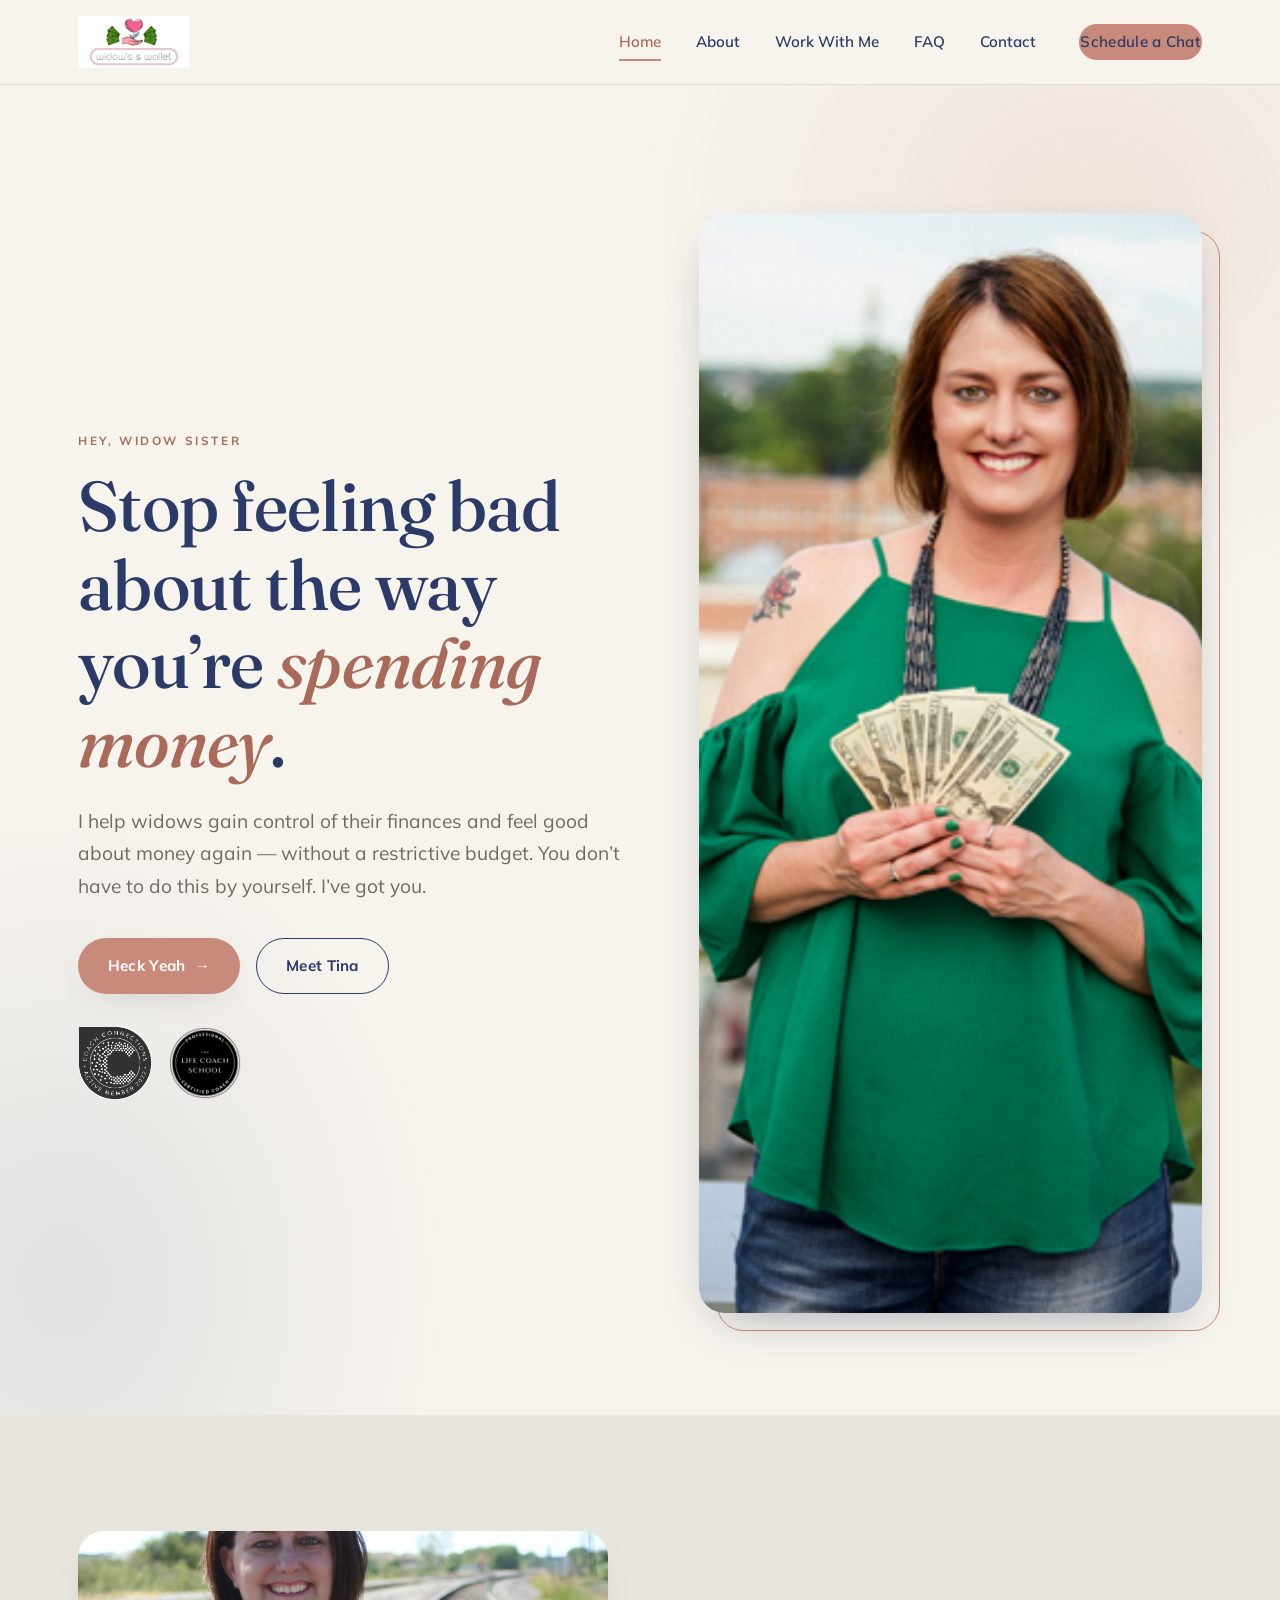
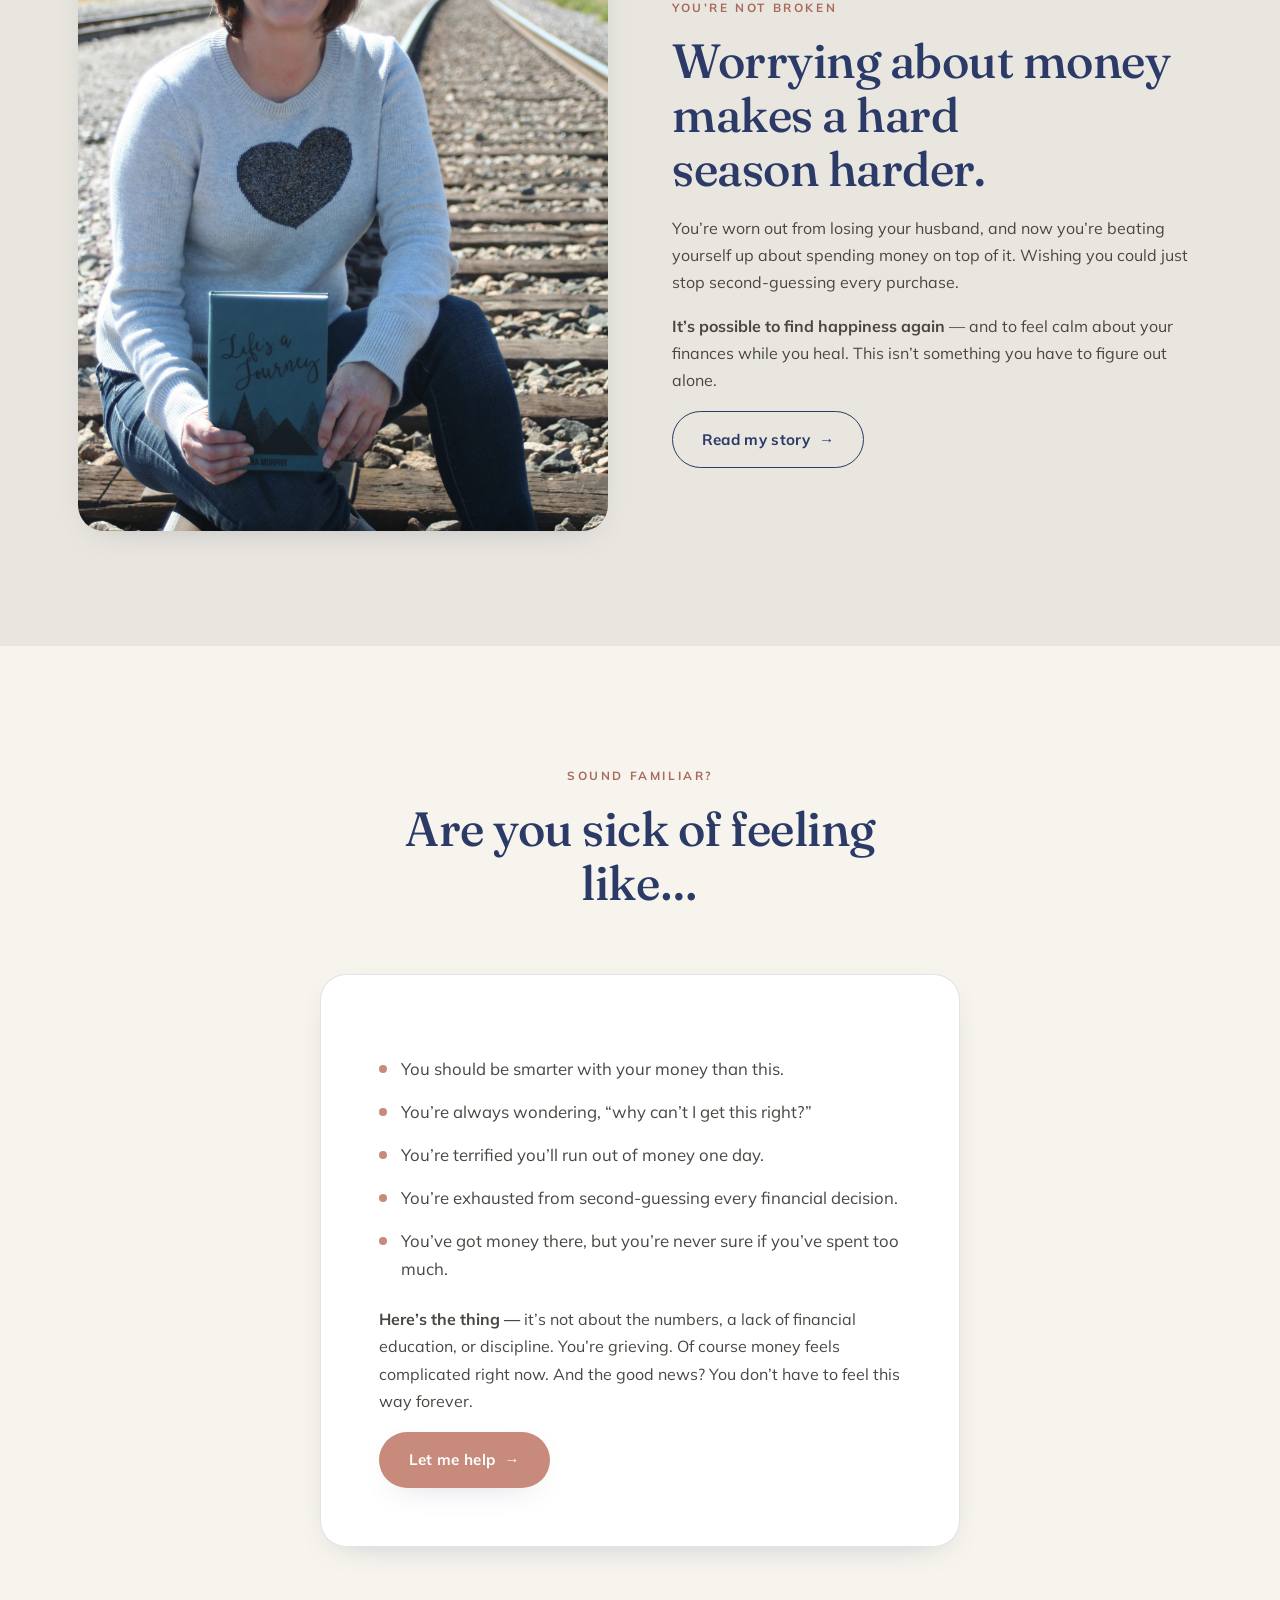
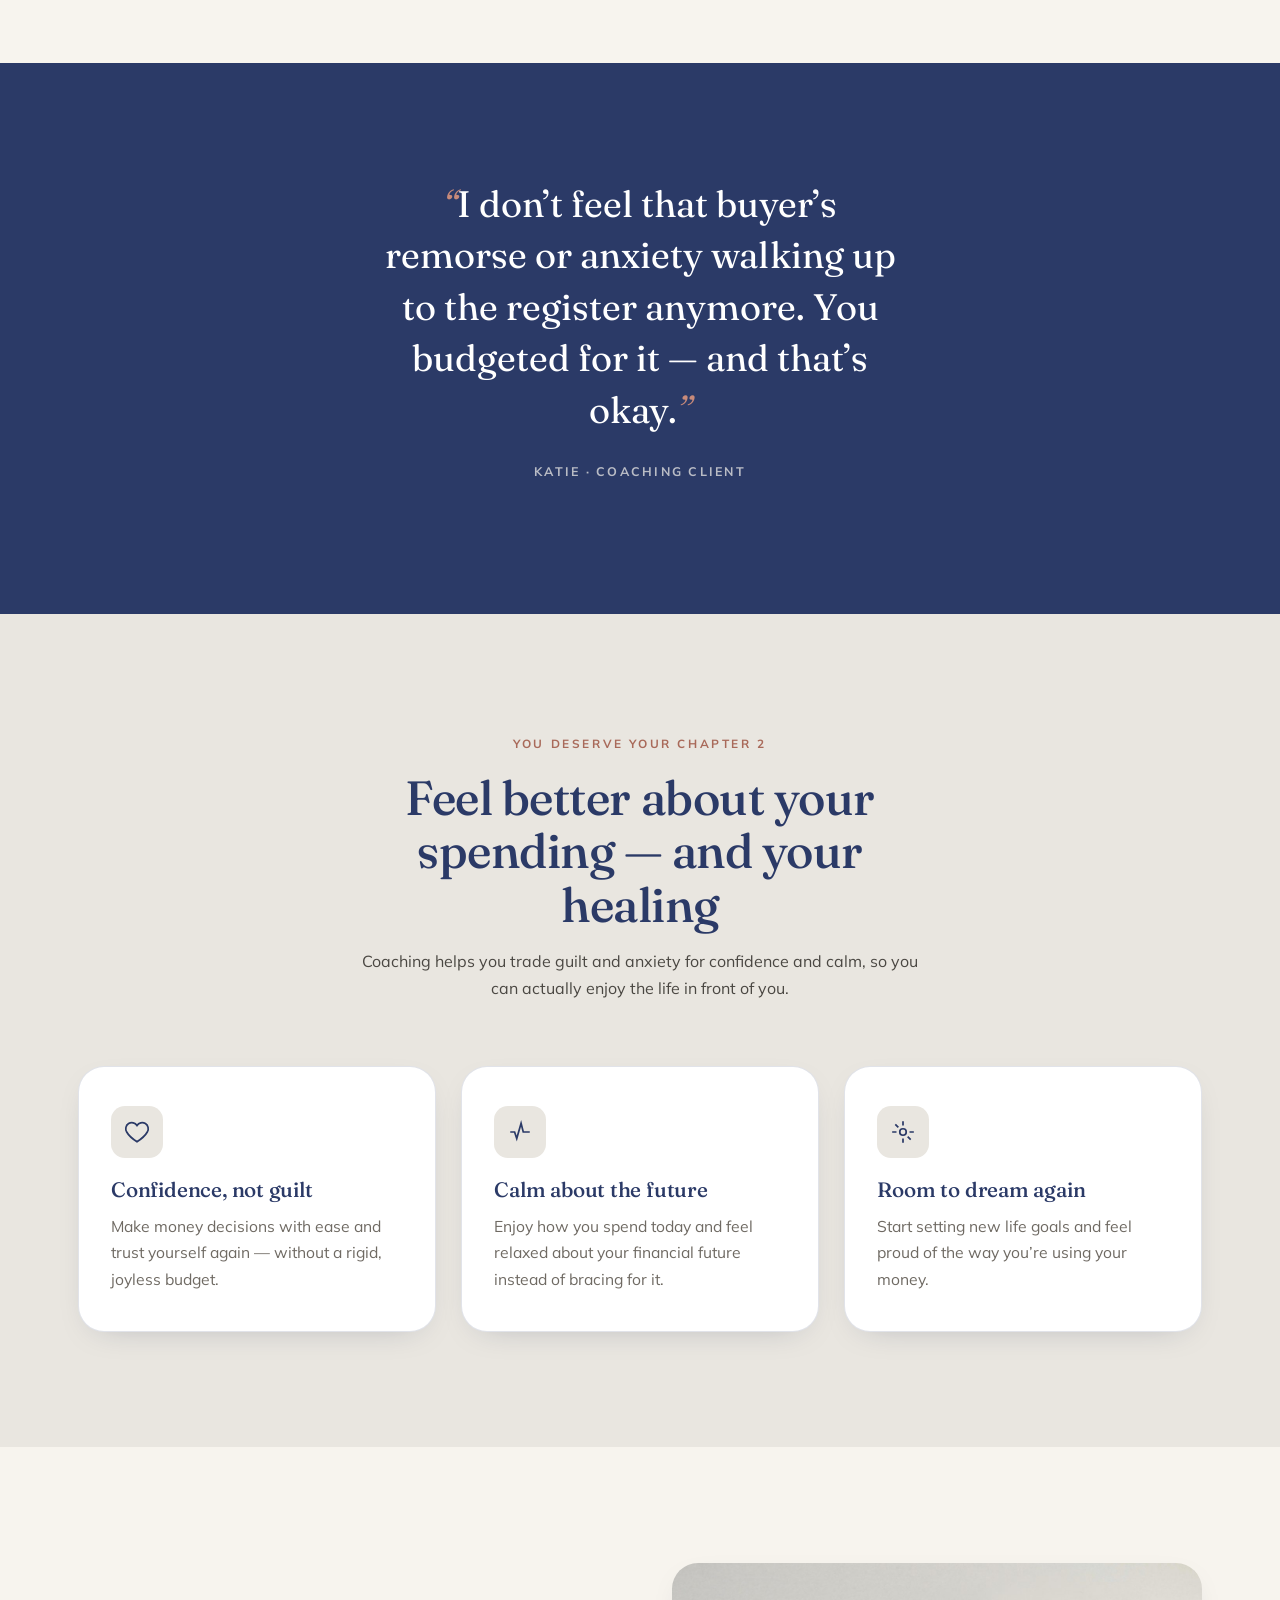
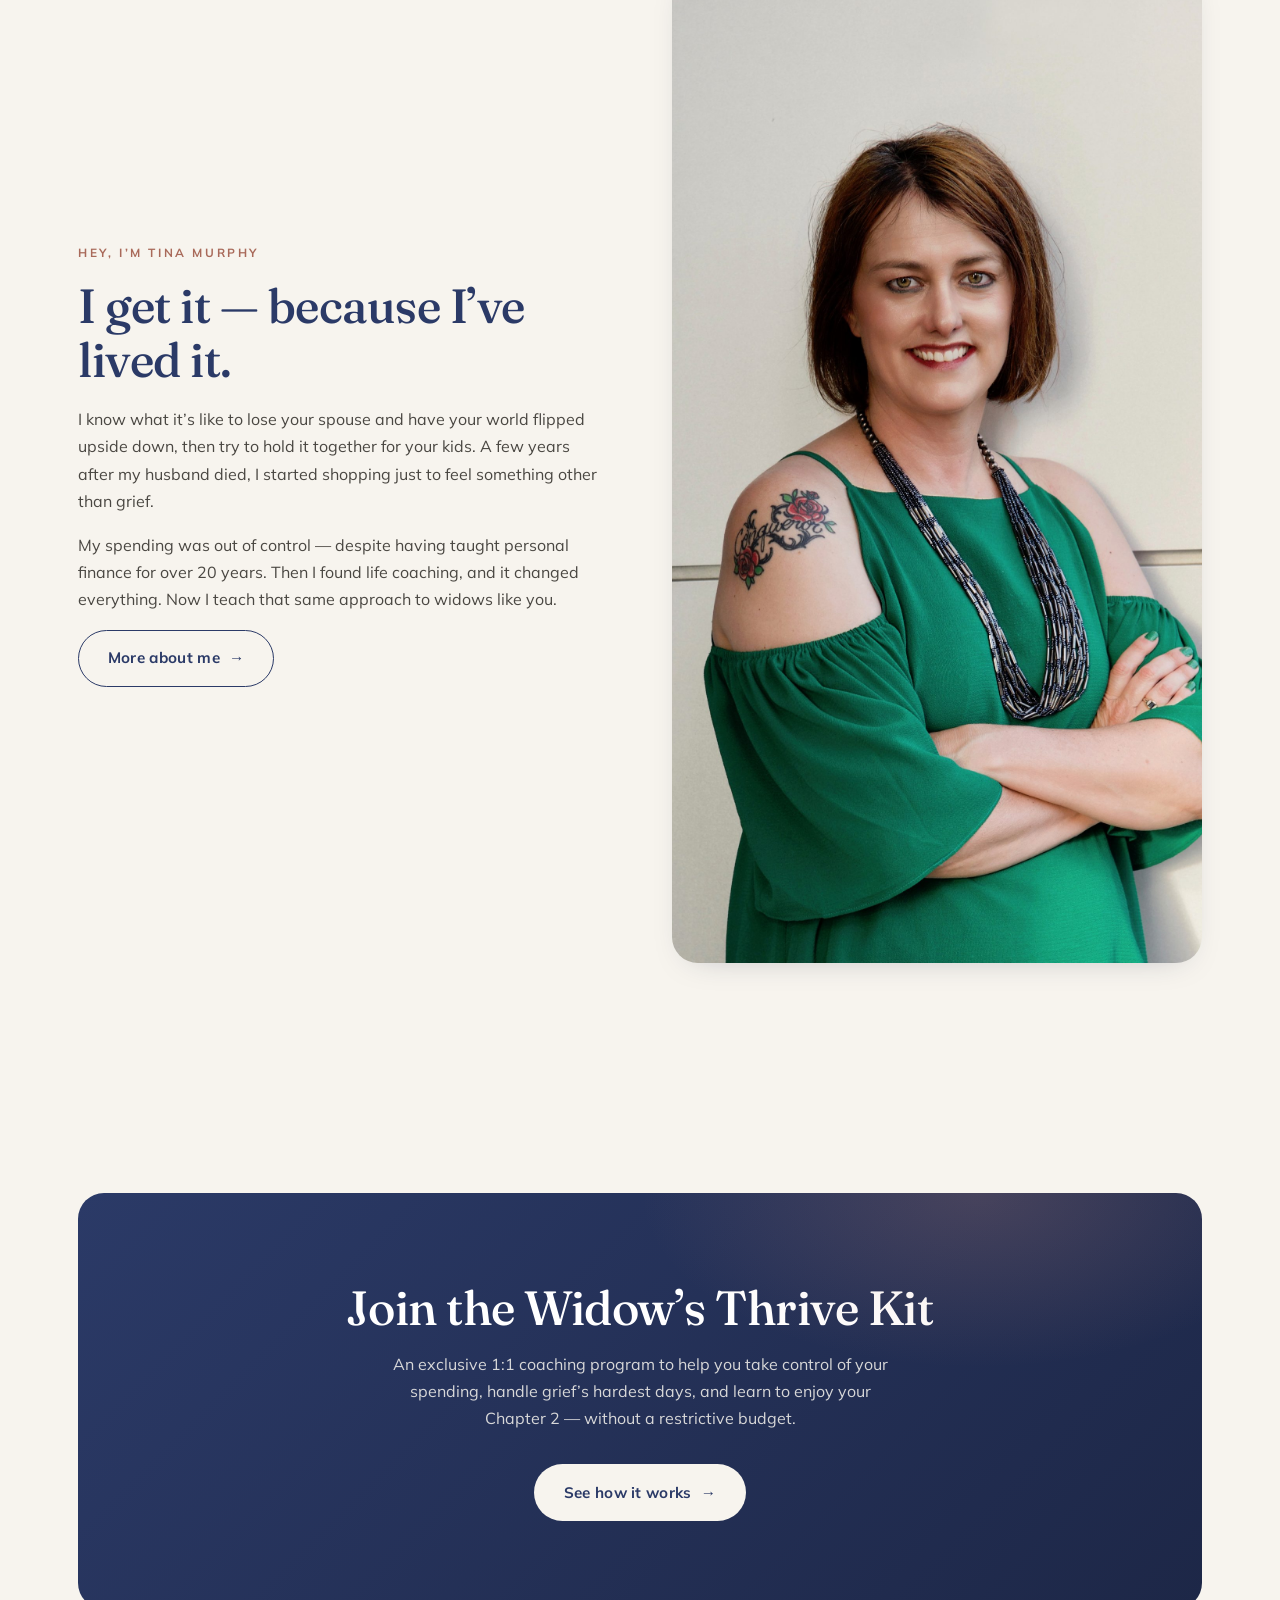
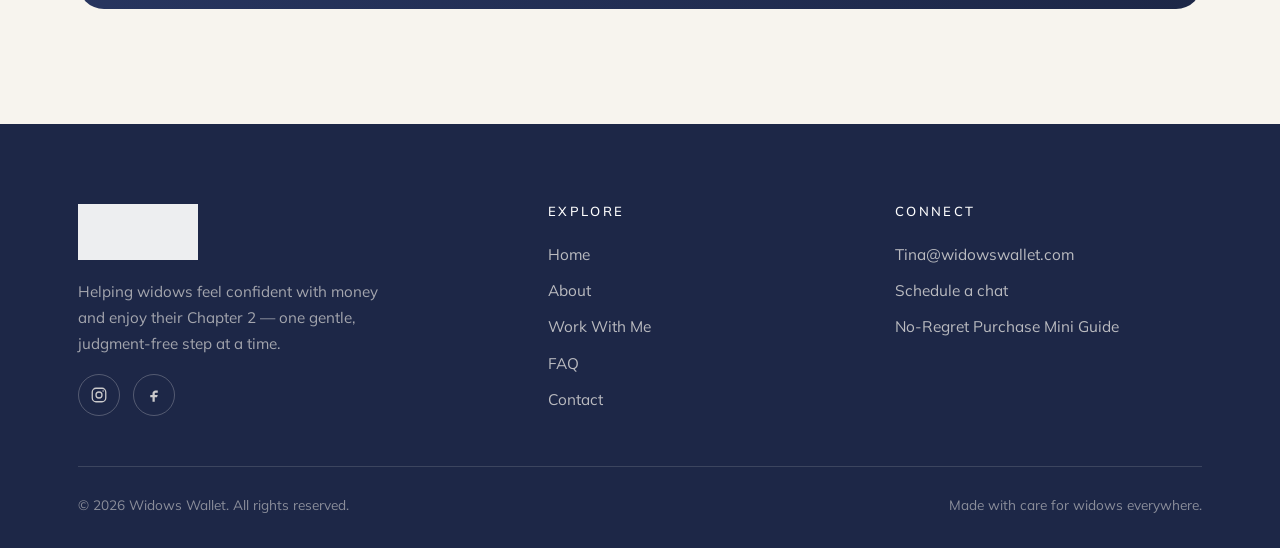
<file: index.html>
<!DOCTYPE html>
<html lang="en">
<head>
  <meta charset="UTF-8" />
  <meta name="viewport" content="width=device-width, initial-scale=1.0" />
  <title>Widows Wallet — Helping Widows Feel Confident With Money</title>
  <meta name="description" content="Widows Wallet helps widows gain control of their finances and feel good about spending again — without a restrictive budget. 1:1 coaching with Tina Murphy." />
  <link rel="icon" href="image/logo-300-x-140-px.png" />
  <link rel="stylesheet" href="css/styles.css" />
</head>
<body>

  <!-- ===== Header ===== -->
  <header class="site-header">
    <div class="container nav">
      <a href="index.html" class="brand-logo" aria-label="Widows Wallet home">
        <img src="image/logo-300-x-140-px.png" alt="Widows Wallet logo" />
      </a>
      <button class="nav-toggle" aria-label="Toggle menu"><span></span><span></span><span></span></button>
      <nav class="nav-links">
        <a href="index.html" class="active">Home</a>
        <a href="about.html">About</a>
        <a href="services.html">Work With Me</a>
        <a href="faq.html">FAQ</a>
        <a href="contact.html">Contact</a>
        <a class="btn btn-primary nav-cta" href="https://calendly.com/widowswallet/ignite_your_chapter_2" target="_blank" rel="noopener">Schedule a Chat</a>
      </nav>
    </div>
  </header>

  <!-- ===== Hero ===== -->
  <section class="hero">
    <div class="container hero-grid">
      <div class="hero-copy reveal">
        <span class="eyebrow">Hey, Widow Sister</span>
        <h1>Stop feeling bad about the way you&rsquo;re&nbsp;<span class="serif-accent">spending money</span>.</h1>
        <p class="lead">I help widows gain control of their finances and feel good about money again &mdash; without a restrictive budget. You don&rsquo;t have to do this by yourself. I&rsquo;ve got you.</p>
        <div class="hero-actions">
          <a class="btn btn-primary" href="services.html">Heck Yeah <span class="arrow">&rarr;</span></a>
          <a class="btn btn-ghost" href="about.html">Meet Tina</a>
        </div>
        <div class="hero-badges">
          <img src="image/2022_badge-1.png" alt="2022 coaching recognition badge" />
          <img src="image/LCS_Certified_Coach_Seal_640px-1.png" alt="LCS Certified Coach seal" />
        </div>
      </div>
      <div class="hero-media reveal d2">
        <img src="image/tina-with-money-cropped.jpg" alt="Tina Murphy, founder of Widows Wallet, smiling" width="900" height="1100" />
        <span class="frame" aria-hidden="true"></span>
      </div>
    </div>
  </section>

  <!-- ===== Empathy / intro ===== -->
  <section class="section-tint">
    <div class="container split">
      <div class="split-media reveal">
        <img src="image/page3d-scaled.jpg" alt="Tina sitting outdoors with a journal" width="900" height="600" />
      </div>
      <div class="split-copy reveal d1">
        <span class="eyebrow">You&rsquo;re not broken</span>
        <h2>Worrying about money makes a hard season&nbsp;harder.</h2>
        <p>You&rsquo;re worn out from losing your husband, and now you&rsquo;re beating yourself up about spending money on top of it. Wishing you could just stop second-guessing every purchase.</p>
        <p><strong>It&rsquo;s possible to find happiness again</strong> &mdash; and to feel calm about your finances while you heal. This isn&rsquo;t something you have to figure out alone.</p>
        <a class="btn btn-ghost" href="about.html">Read my story <span class="arrow">&rarr;</span></a>
      </div>
    </div>
  </section>

  <!-- ===== Feelings list ===== -->
  <section>
    <div class="container">
      <div class="section-head reveal">
        <span class="eyebrow">Sound familiar?</span>
        <h2>Are you sick of feeling like&hellip;</h2>
      </div>
      <div class="feeling-card measure reveal d1">
        <ul class="feeling-list">
          <li>You should be smarter with your money than this.</li>
          <li>You&rsquo;re always wondering, &ldquo;why can&rsquo;t I get this right?&rdquo;</li>
          <li>You&rsquo;re terrified you&rsquo;ll run out of money one day.</li>
          <li>You&rsquo;re exhausted from second-guessing every financial decision.</li>
          <li>You&rsquo;ve got money there, but you&rsquo;re never sure if you&rsquo;ve spent too much.</li>
        </ul>
        <p><strong>Here&rsquo;s the thing &mdash;</strong> it&rsquo;s not about the numbers, a lack of financial education, or discipline. You&rsquo;re grieving. Of course money feels complicated right now. And the good news? You don&rsquo;t have to feel this way forever.</p>
        <a class="btn btn-primary" href="services.html">Let me help <span class="arrow">&rarr;</span></a>
      </div>
    </div>
  </section>

  <!-- ===== Quote strip ===== -->
  <section class="quote-strip">
    <div class="container">
      <blockquote class="quote-big reveal">
        <span class="mark">&ldquo;</span>I don&rsquo;t feel that buyer&rsquo;s remorse or anxiety walking up to the register anymore. You budgeted for it &mdash; and that&rsquo;s okay.<span class="mark">&rdquo;</span>
      </blockquote>
      <p class="quote-author reveal d1">Katie &middot; Coaching Client</p>
    </div>
  </section>

  <!-- ===== Outcomes / what changes ===== -->
  <section class="section-tint">
    <div class="container">
      <div class="section-head reveal">
        <span class="eyebrow">You deserve your Chapter 2</span>
        <h2>Feel better about your spending &mdash; and your healing</h2>
        <p>Coaching helps you trade guilt and anxiety for confidence and calm, so you can actually enjoy the life in front of you.</p>
      </div>
      <div class="card-grid">
        <div class="card reveal">
          <div class="icon" aria-hidden="true"><svg viewBox="0 0 24 24" fill="none" stroke="currentColor" stroke-width="1.6"><path d="M12 21s-7-4.5-9.5-9A5 5 0 0 1 12 6a5 5 0 0 1 9.5 6c-2.5 4.5-9.5 9-9.5 9z"/></svg></div>
          <h3>Confidence, not guilt</h3>
          <p>Make money decisions with ease and trust yourself again &mdash; without a rigid, joyless budget.</p>
        </div>
        <div class="card reveal d1">
          <div class="icon" aria-hidden="true"><svg viewBox="0 0 24 24" fill="none" stroke="currentColor" stroke-width="1.6"><path d="M3 12h4l2 6 4-14 2 8h6"/></svg></div>
          <h3>Calm about the future</h3>
          <p>Enjoy how you spend today and feel relaxed about your financial future instead of bracing for it.</p>
        </div>
        <div class="card reveal d2">
          <div class="icon" aria-hidden="true"><svg viewBox="0 0 24 24" fill="none" stroke="currentColor" stroke-width="1.6"><path d="M12 2v4M12 18v4M4.9 4.9l2.8 2.8M16.3 16.3l2.8 2.8M2 12h4M18 12h4"/><circle cx="12" cy="12" r="3"/></svg></div>
          <h3>Room to dream again</h3>
          <p>Start setting new life goals and feel proud of the way you&rsquo;re using your money.</p>
        </div>
      </div>
    </div>
  </section>

  <!-- ===== About teaser ===== -->
  <section>
    <div class="container split reverse">
      <div class="split-media reveal d1">
        <img src="image/page2a-scaled.jpg" alt="Tina Murphy smiling" width="800" height="1000" />
      </div>
      <div class="split-copy reveal">
        <span class="eyebrow">Hey, I&rsquo;m Tina Murphy</span>
        <h2>I get it &mdash; because I&rsquo;ve lived it.</h2>
        <p>I know what it&rsquo;s like to lose your spouse and have your world flipped upside down, then try to hold it together for your kids. A few years after my husband died, I started shopping just to feel something other than grief.</p>
        <p>My spending was out of control &mdash; despite having taught personal finance for over 20 years. Then I found life coaching, and it changed everything. Now I teach that same approach to widows like you.</p>
        <a class="btn btn-ghost" href="about.html">More about me <span class="arrow">&rarr;</span></a>
      </div>
    </div>
  </section>

  <!-- ===== CTA band ===== -->
  <section>
    <div class="container">
      <div class="cta-band reveal">
        <h2>Join the Widow&rsquo;s Thrive Kit</h2>
        <p>An exclusive 1:1 coaching program to help you take control of your spending, handle grief&rsquo;s hardest days, and learn to enjoy your Chapter 2 &mdash; without a restrictive budget.</p>
        <a class="btn btn-light" href="services.html">See how it works <span class="arrow">&rarr;</span></a>
      </div>
    </div>
  </section>

  <!-- ===== Footer ===== -->
  <footer class="site-footer">
    <div class="container">
      <div class="footer-grid">
        <div class="footer-brand">
          <img src="image/logo-300-x-140-px.png" alt="Widows Wallet logo" />
          <p>Helping widows feel confident with money and enjoy their Chapter 2 &mdash; one gentle, judgment-free step at a time.</p>
          <div class="footer-social">
            <a href="https://www.instagram.com/widowswallet/" target="_blank" rel="noopener" aria-label="Instagram"><svg viewBox="0 0 24 24" fill="none" stroke="currentColor" stroke-width="1.7"><rect x="3" y="3" width="18" height="18" rx="5"/><circle cx="12" cy="12" r="4"/><circle cx="17.5" cy="6.5" r="1" fill="currentColor" stroke="none"/></svg></a>
            <a href="https://www.facebook.com/widowswallet" target="_blank" rel="noopener" aria-label="Facebook"><svg viewBox="0 0 24 24" fill="currentColor"><path d="M14 9h3V6h-3c-2.2 0-4 1.8-4 4v2H7v3h3v6h3v-6h3l1-3h-4v-2c0-.6.4-1 1-1z"/></svg></a>
          </div>
        </div>
        <div class="footer-col">
          <h4>Explore</h4>
          <a href="index.html">Home</a>
          <a href="about.html">About</a>
          <a href="services.html">Work With Me</a>
          <a href="faq.html">FAQ</a>
          <a href="contact.html">Contact</a>
        </div>
        <div class="footer-col">
          <h4>Connect</h4>
          <a href="mailto:Tina@widowswallet.com">Tina@widowswallet.com</a>
          <a href="https://calendly.com/widowswallet/ignite_your_chapter_2" target="_blank" rel="noopener">Schedule a chat</a>
          <a href="https://mailchi.mp/2b45fbd5749f/no-regrets-mini-guide" target="_blank" rel="noopener">No-Regret Purchase Mini Guide</a>
        </div>
      </div>
      <div class="footer-bottom">
        <span>&copy; <span id="year">2025</span> Widows Wallet. All rights reserved.</span>
        <span>Made with care for widows everywhere.</span>
      </div>
    </div>
  </footer>

  <script src="js/main.js"></script>
</body>
</html>
</file>
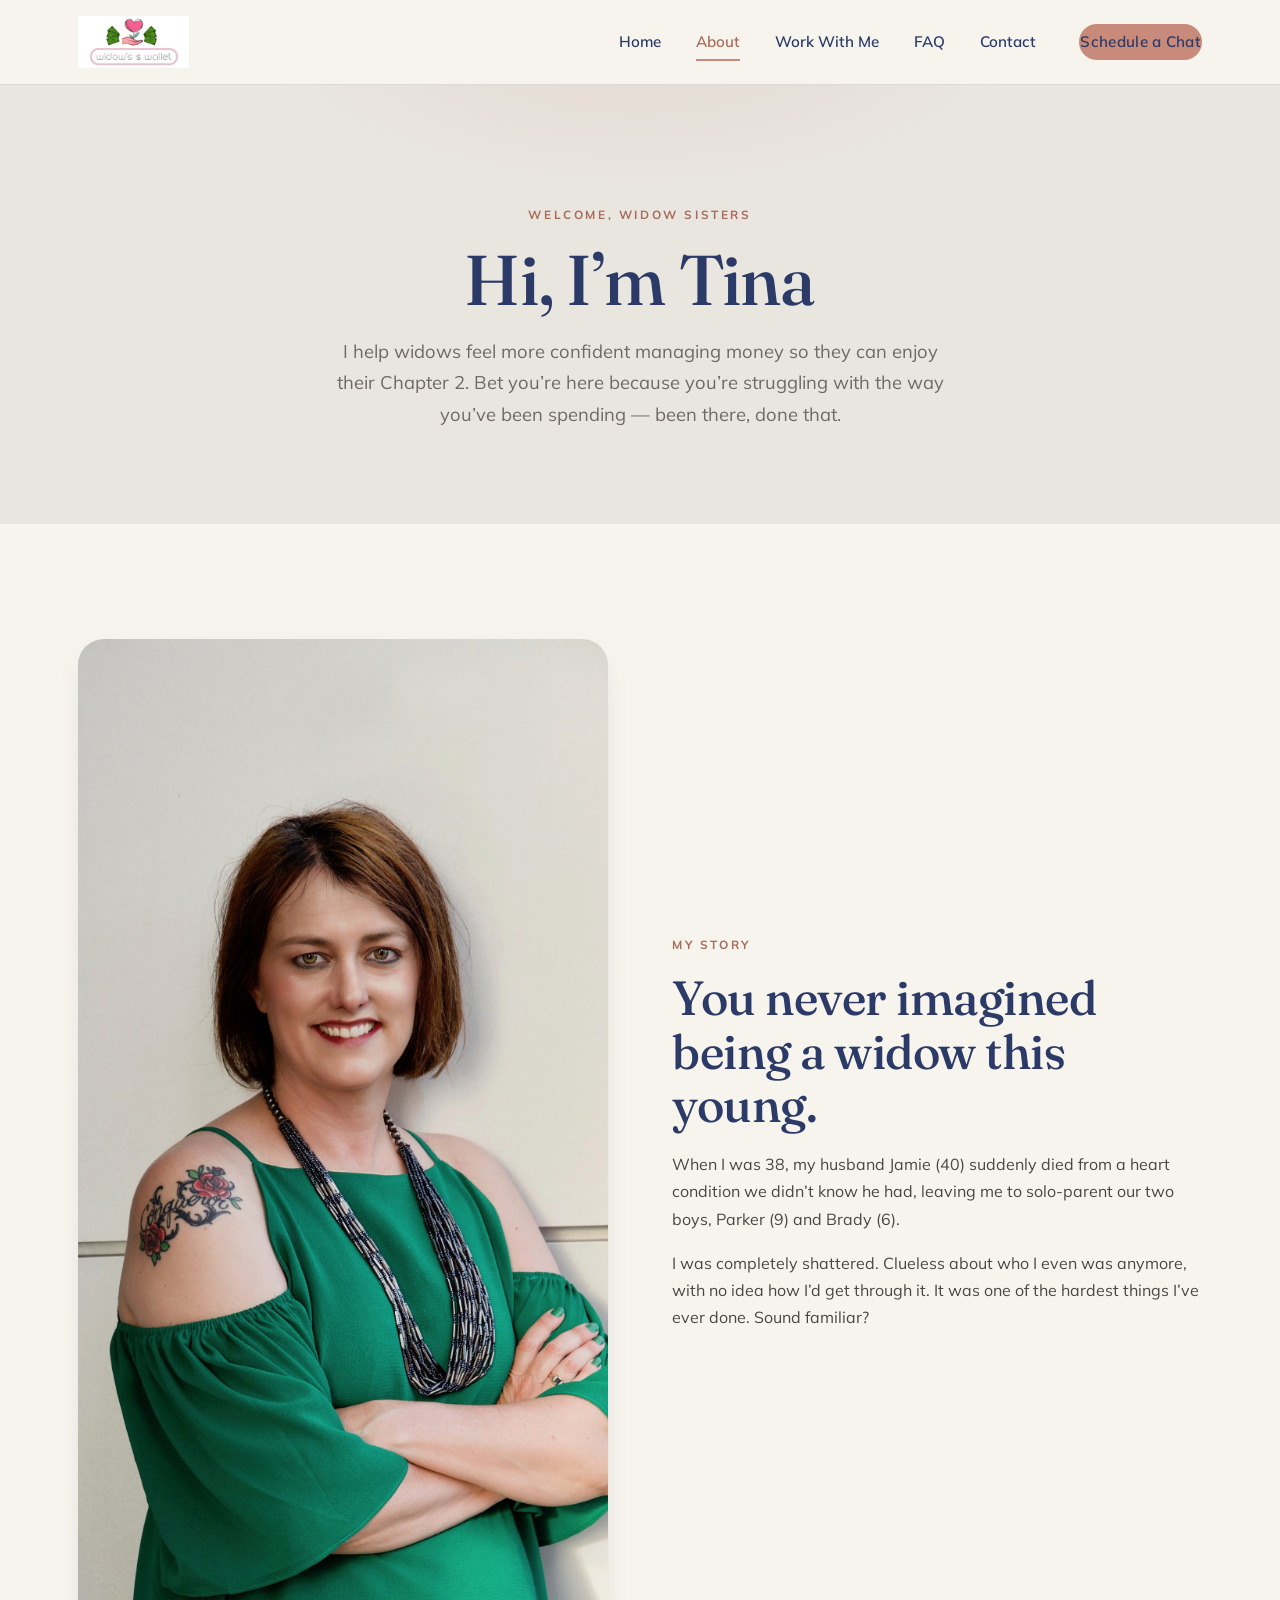
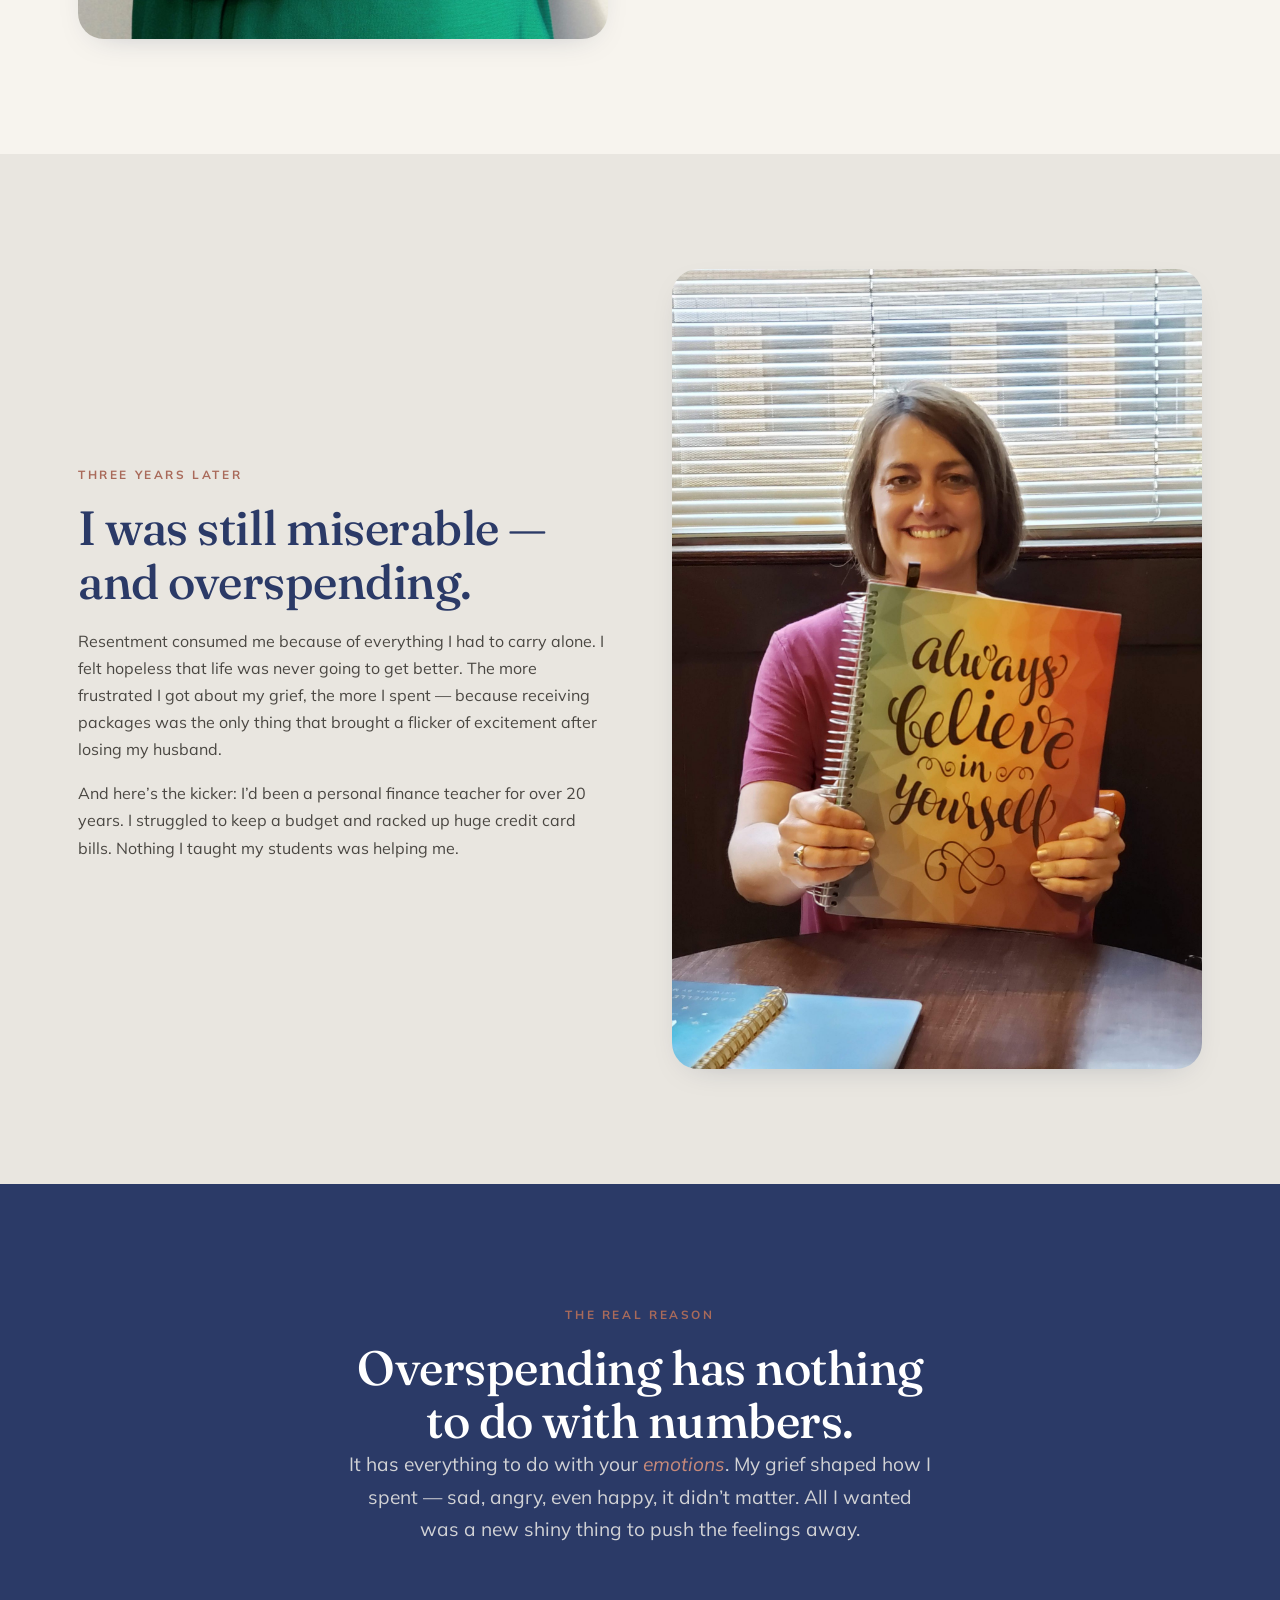
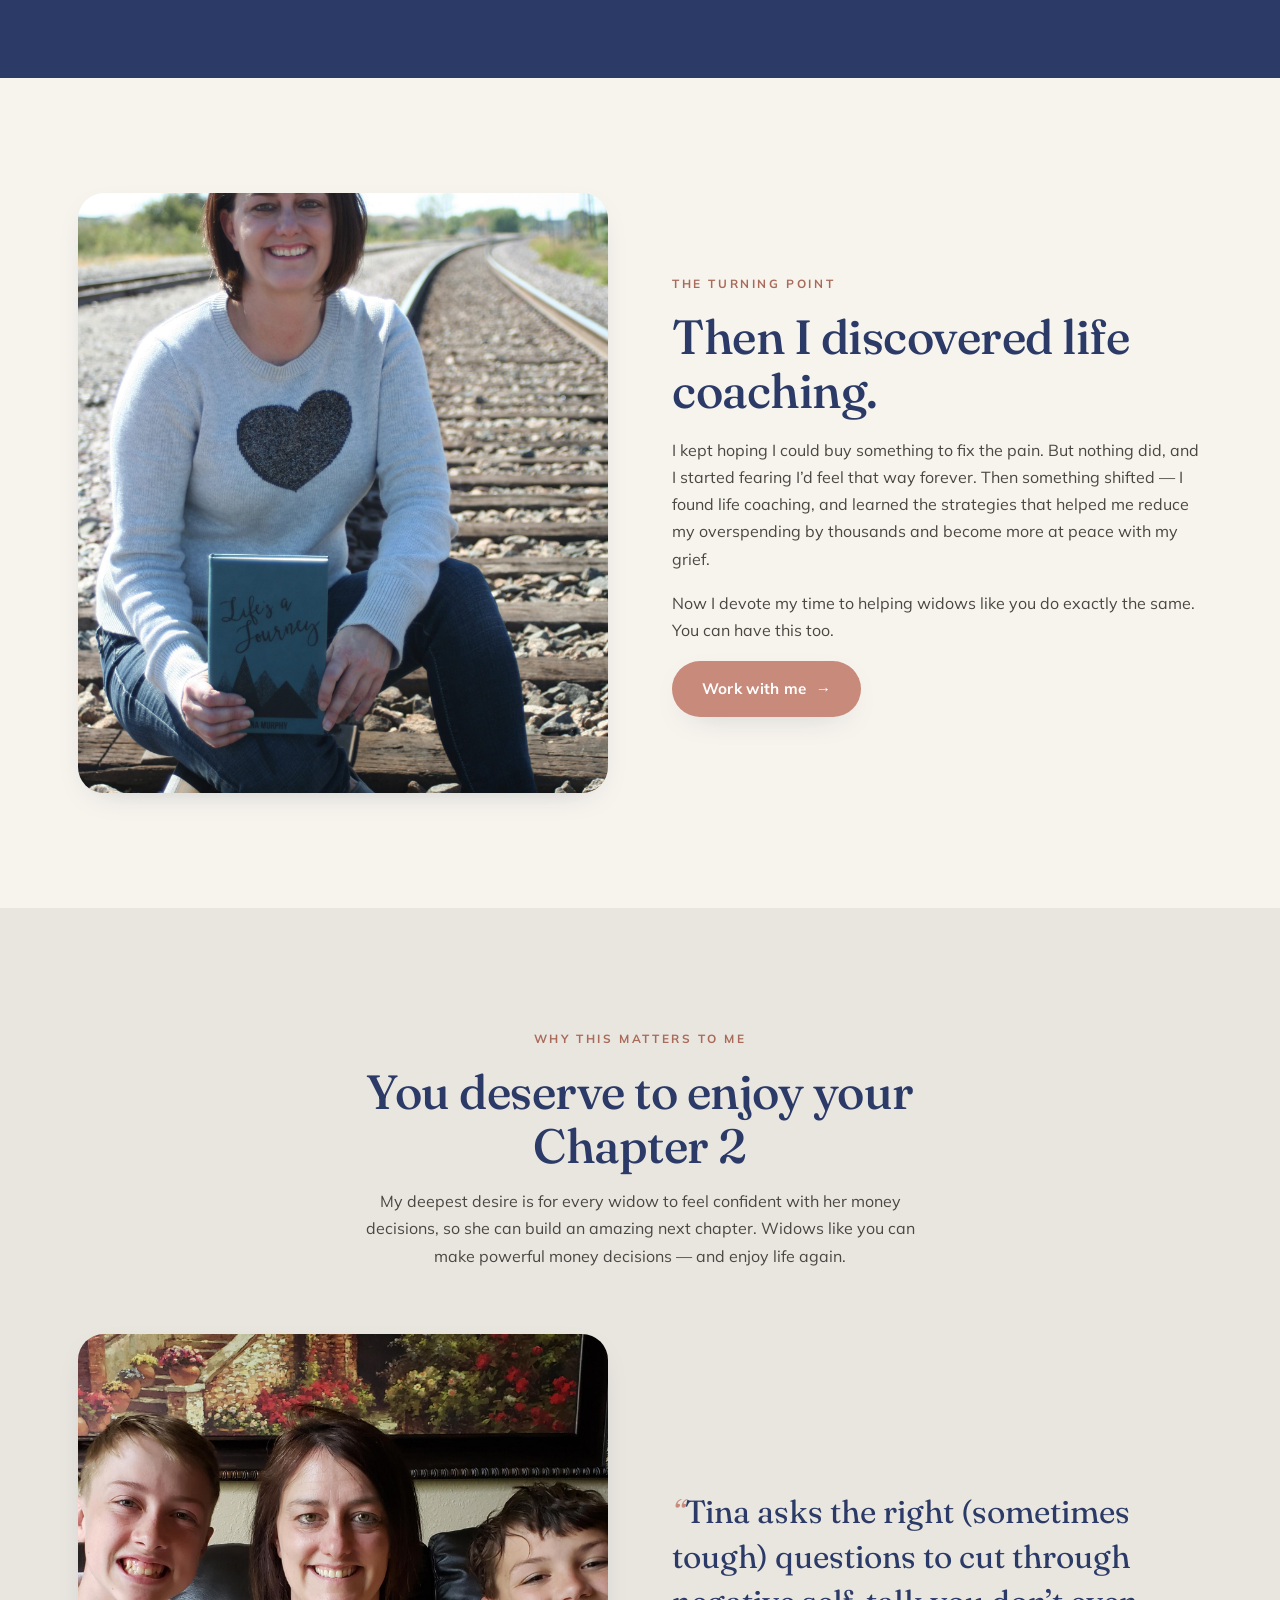
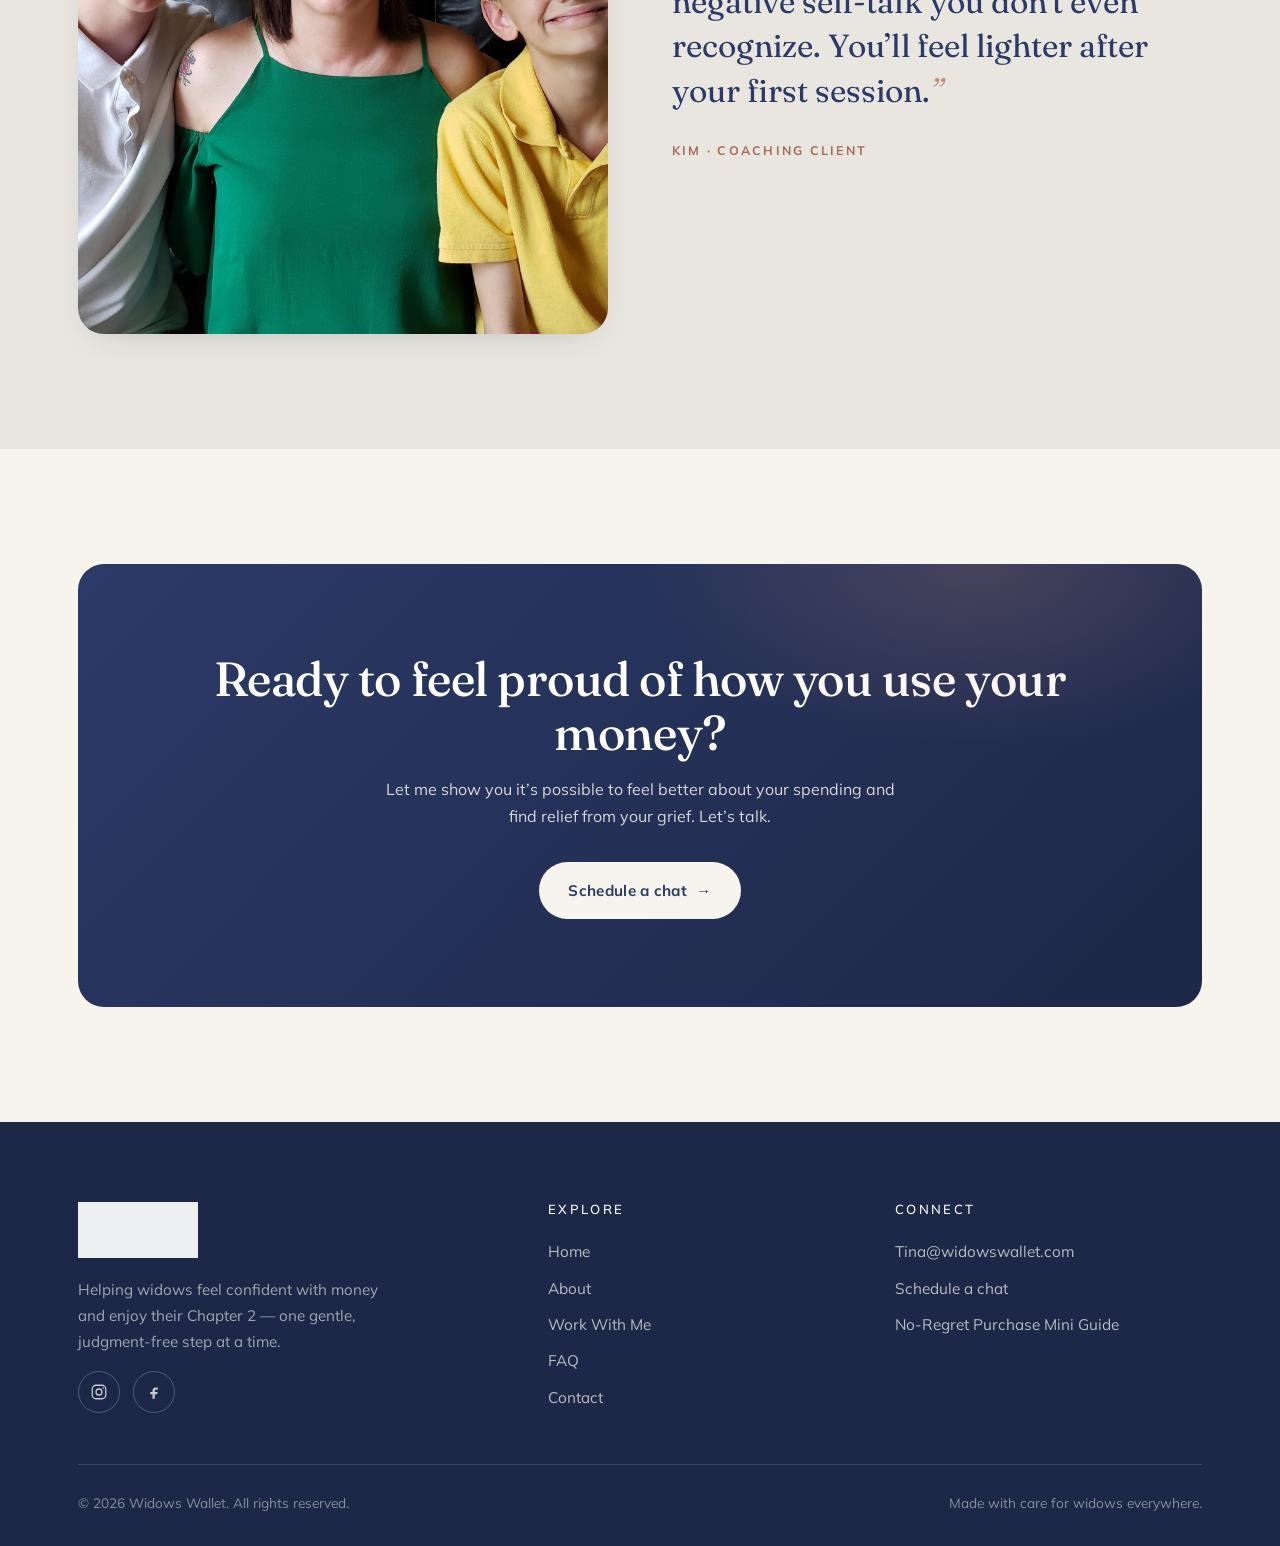
<file: about.html>
<!DOCTYPE html>
<html lang="en">
<head>
  <meta charset="UTF-8" />
  <meta name="viewport" content="width=device-width, initial-scale=1.0" />
  <title>About Tina Murphy — Widows Wallet</title>
  <meta name="description" content="Meet Tina Murphy, founder of Widows Wallet. A finance teacher of 20+ years and a widow herself, Tina helps other widows feel confident with money and enjoy their Chapter 2." />
  <link rel="icon" href="image/logo-300-x-140-px.png" />
  <link rel="stylesheet" href="css/styles.css" />
</head>
<body>

  <header class="site-header">
    <div class="container nav">
      <a href="index.html" class="brand-logo" aria-label="Widows Wallet home">
        <img src="image/logo-300-x-140-px.png" alt="Widows Wallet logo" />
      </a>
      <button class="nav-toggle" aria-label="Toggle menu"><span></span><span></span><span></span></button>
      <nav class="nav-links">
        <a href="index.html">Home</a>
        <a href="about.html" class="active">About</a>
        <a href="services.html">Work With Me</a>
        <a href="faq.html">FAQ</a>
        <a href="contact.html">Contact</a>
        <a class="btn btn-primary nav-cta" href="https://calendly.com/widowswallet/ignite_your_chapter_2" target="_blank" rel="noopener">Schedule a Chat</a>
      </nav>
    </div>
  </header>

  <section class="page-hero">
    <div class="container">
      <span class="eyebrow">Welcome, Widow Sisters</span>
      <h1>Hi, I&rsquo;m Tina</h1>
      <p>I help widows feel more confident managing money so they can enjoy their Chapter 2. Bet you&rsquo;re here because you&rsquo;re struggling with the way you&rsquo;ve been spending &mdash; been there, done that.</p>
    </div>
  </section>

  <section>
    <div class="container split">
      <div class="split-media reveal">
        <img src="image/page2a-scaled.jpg" alt="Tina Murphy smiling" width="800" height="1000" />
      </div>
      <div class="split-copy reveal d1">
        <span class="eyebrow">My story</span>
        <h2>You never imagined being a widow this young.</h2>
        <p>When I was 38, my husband Jamie (40) suddenly died from a heart condition we didn&rsquo;t know he had, leaving me to solo-parent our two boys, Parker (9) and Brady (6).</p>
        <p>I was completely shattered. Clueless about who I even was anymore, with no idea how I&rsquo;d get through it. It was one of the hardest things I&rsquo;ve ever done. Sound familiar?</p>
      </div>
    </div>
  </section>

  <section class="section-tint">
    <div class="container split reverse">
      <div class="split-media reveal d1">
        <img src="image/page1f-scaled.jpg" alt="Tina holding a sign that reads 'always believe in yourself'" width="800" height="800" />
      </div>
      <div class="split-copy reveal">
        <span class="eyebrow">Three years later</span>
        <h2>I was still miserable &mdash; and overspending.</h2>
        <p>Resentment consumed me because of everything I had to carry alone. I felt hopeless that life was never going to get better. The more frustrated I got about my grief, the more I spent &mdash; because receiving packages was the only thing that brought a flicker of excitement after losing my husband.</p>
        <p>And here&rsquo;s the kicker: I&rsquo;d been a personal finance teacher for over 20 years. I struggled to keep a budget and racked up huge credit card bills. Nothing I taught my students was helping me.</p>
      </div>
    </div>
  </section>

  <section class="section-brand">
    <div class="container center measure reveal">
      <span class="eyebrow">The real reason</span>
      <h2>Overspending has nothing to do with numbers.</h2>
      <p class="text-lg">It has everything to do with your <span class="serif-accent accent">emotions</span>. My grief shaped how I spent &mdash; sad, angry, even happy, it didn&rsquo;t matter. All I wanted was a new shiny thing to push the feelings away.</p>
    </div>
  </section>

  <section>
    <div class="container split">
      <div class="split-media reveal">
        <img src="image/page3d-scaled.jpg" alt="Tina sitting outdoors with a journal" width="900" height="600" />
      </div>
      <div class="split-copy reveal d1">
        <span class="eyebrow">The turning point</span>
        <h2>Then I discovered life coaching.</h2>
        <p>I kept hoping I could buy something to fix the pain. But nothing did, and I started fearing I&rsquo;d feel that way forever. Then something shifted &mdash; I found life coaching, and learned the strategies that helped me reduce my overspending by thousands and become more at peace with my grief.</p>
        <p>Now I devote my time to helping widows like you do exactly the same. You can have this too.</p>
        <a class="btn btn-primary" href="services.html">Work with me <span class="arrow">&rarr;</span></a>
      </div>
    </div>
  </section>

  <!-- Family / human touch -->
  <section class="section-tint">
    <div class="container">
      <div class="section-head reveal">
        <span class="eyebrow">Why this matters to me</span>
        <h2>You deserve to enjoy your Chapter 2</h2>
        <p>My deepest desire is for every widow to feel confident with her money decisions, so she can build an amazing next chapter. Widows like you can make powerful money decisions &mdash; and enjoy life again.</p>
      </div>
      <div class="split reveal d1">
        <div class="split-media">
          <img src="image/boys-smiling-1.png" alt="Tina with her two sons, smiling" width="900" height="600" />
        </div>
        <div class="split-copy">
          <blockquote class="quote-inline">
            <span class="mark">&ldquo;</span>Tina asks the right (sometimes tough) questions to cut through negative self-talk you don&rsquo;t even recognize. You&rsquo;ll feel lighter after your first session.<span class="mark">&rdquo;</span>
          </blockquote>
          <p class="quote-author left">Kim &middot; Coaching Client</p>
        </div>
      </div>
    </div>
  </section>

  <section>
    <div class="container">
      <div class="cta-band reveal">
        <h2>Ready to feel proud of how you use your money?</h2>
        <p>Let me show you it&rsquo;s possible to feel better about your spending and find relief from your grief. Let&rsquo;s talk.</p>
        <a class="btn btn-light" href="https://calendly.com/widowswallet/ignite_your_chapter_2" target="_blank" rel="noopener">Schedule a chat <span class="arrow">&rarr;</span></a>
      </div>
    </div>
  </section>

  <footer class="site-footer">
    <div class="container">
      <div class="footer-grid">
        <div class="footer-brand">
          <img src="image/logo-300-x-140-px.png" alt="Widows Wallet logo" />
          <p>Helping widows feel confident with money and enjoy their Chapter 2 &mdash; one gentle, judgment-free step at a time.</p>
          <div class="footer-social">
            <a href="https://www.instagram.com/widowswallet/" target="_blank" rel="noopener" aria-label="Instagram"><svg viewBox="0 0 24 24" fill="none" stroke="currentColor" stroke-width="1.7"><rect x="3" y="3" width="18" height="18" rx="5"/><circle cx="12" cy="12" r="4"/><circle cx="17.5" cy="6.5" r="1" fill="currentColor" stroke="none"/></svg></a>
            <a href="https://www.facebook.com/widowswallet" target="_blank" rel="noopener" aria-label="Facebook"><svg viewBox="0 0 24 24" fill="currentColor"><path d="M14 9h3V6h-3c-2.2 0-4 1.8-4 4v2H7v3h3v6h3v-6h3l1-3h-4v-2c0-.6.4-1 1-1z"/></svg></a>
          </div>
        </div>
        <div class="footer-col">
          <h4>Explore</h4>
          <a href="index.html">Home</a>
          <a href="about.html">About</a>
          <a href="services.html">Work With Me</a>
          <a href="faq.html">FAQ</a>
          <a href="contact.html">Contact</a>
        </div>
        <div class="footer-col">
          <h4>Connect</h4>
          <a href="mailto:Tina@widowswallet.com">Tina@widowswallet.com</a>
          <a href="https://calendly.com/widowswallet/ignite_your_chapter_2" target="_blank" rel="noopener">Schedule a chat</a>
          <a href="https://mailchi.mp/2b45fbd5749f/no-regrets-mini-guide" target="_blank" rel="noopener">No-Regret Purchase Mini Guide</a>
        </div>
      </div>
      <div class="footer-bottom">
        <span>&copy; <span id="year">2025</span> Widows Wallet. All rights reserved.</span>
        <span>Made with care for widows everywhere.</span>
      </div>
    </div>
  </footer>

  <script src="js/main.js"></script>
</body>
</html>
</file>
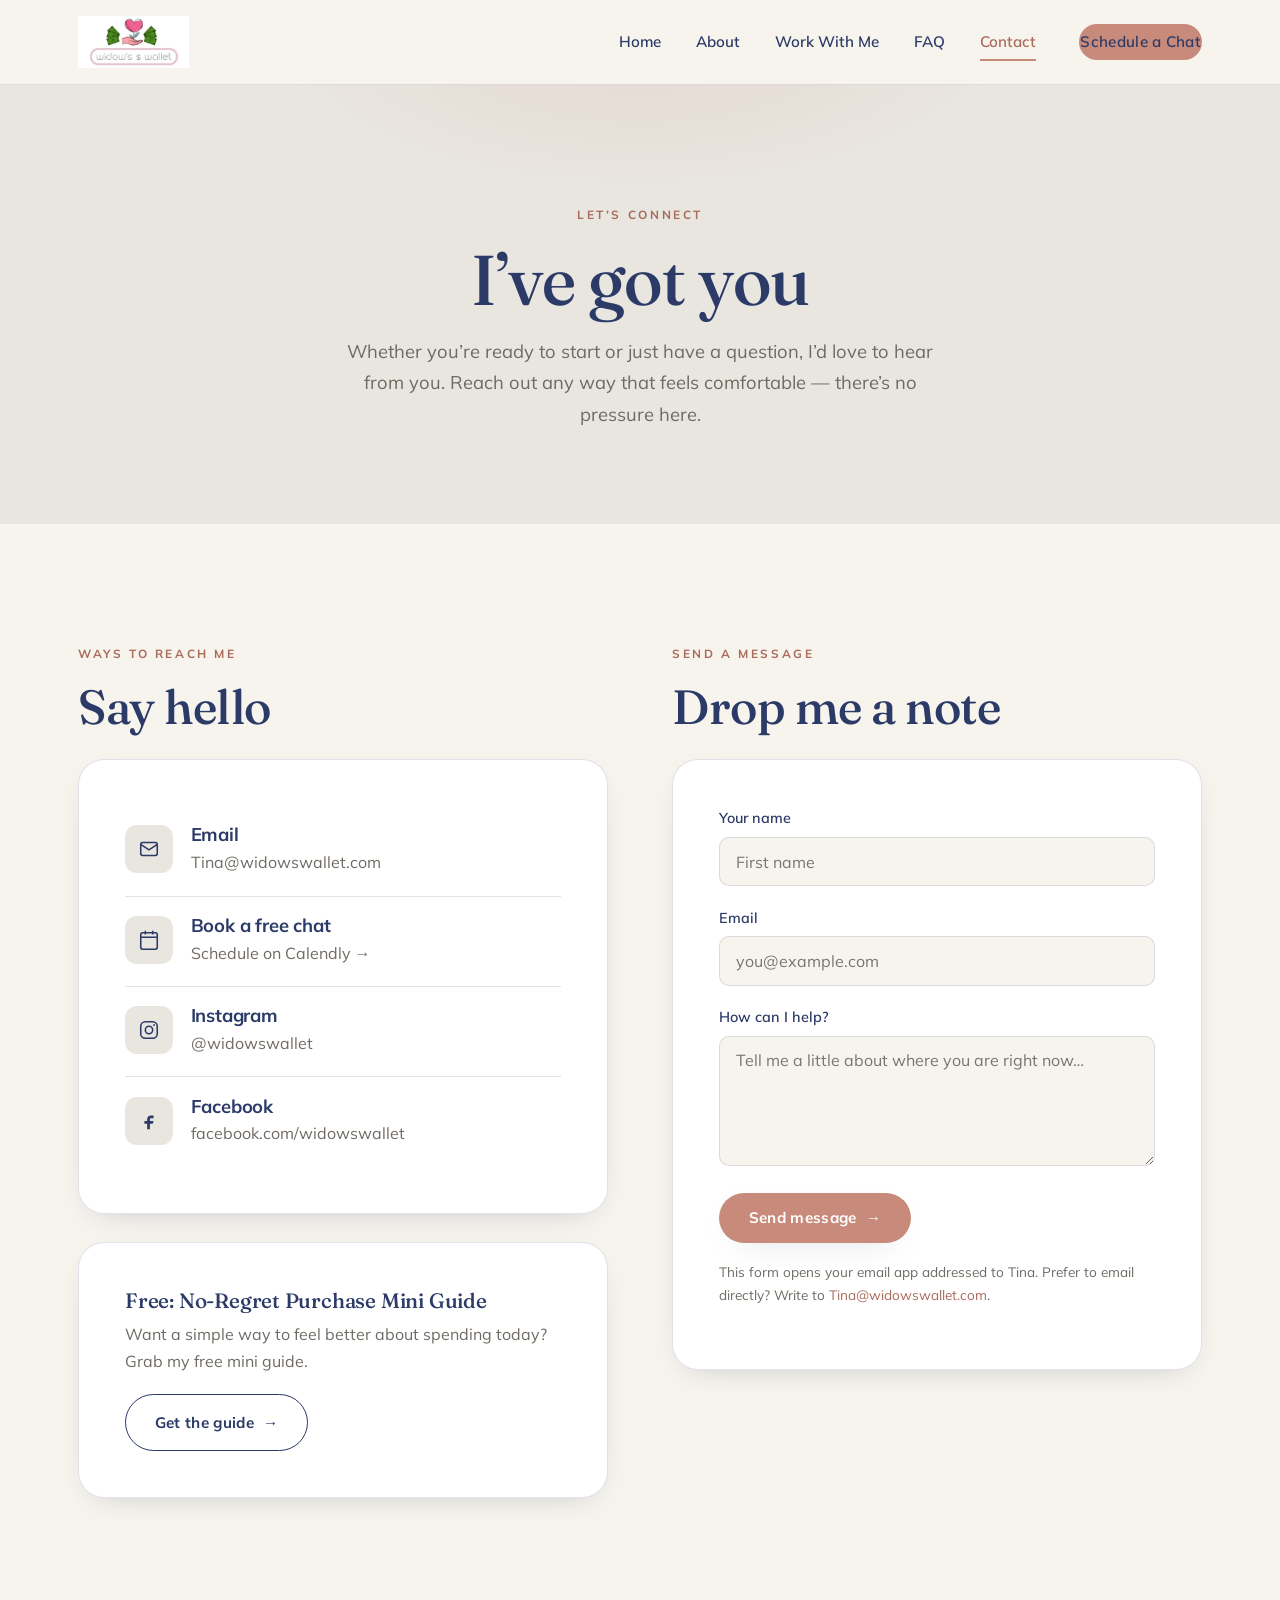
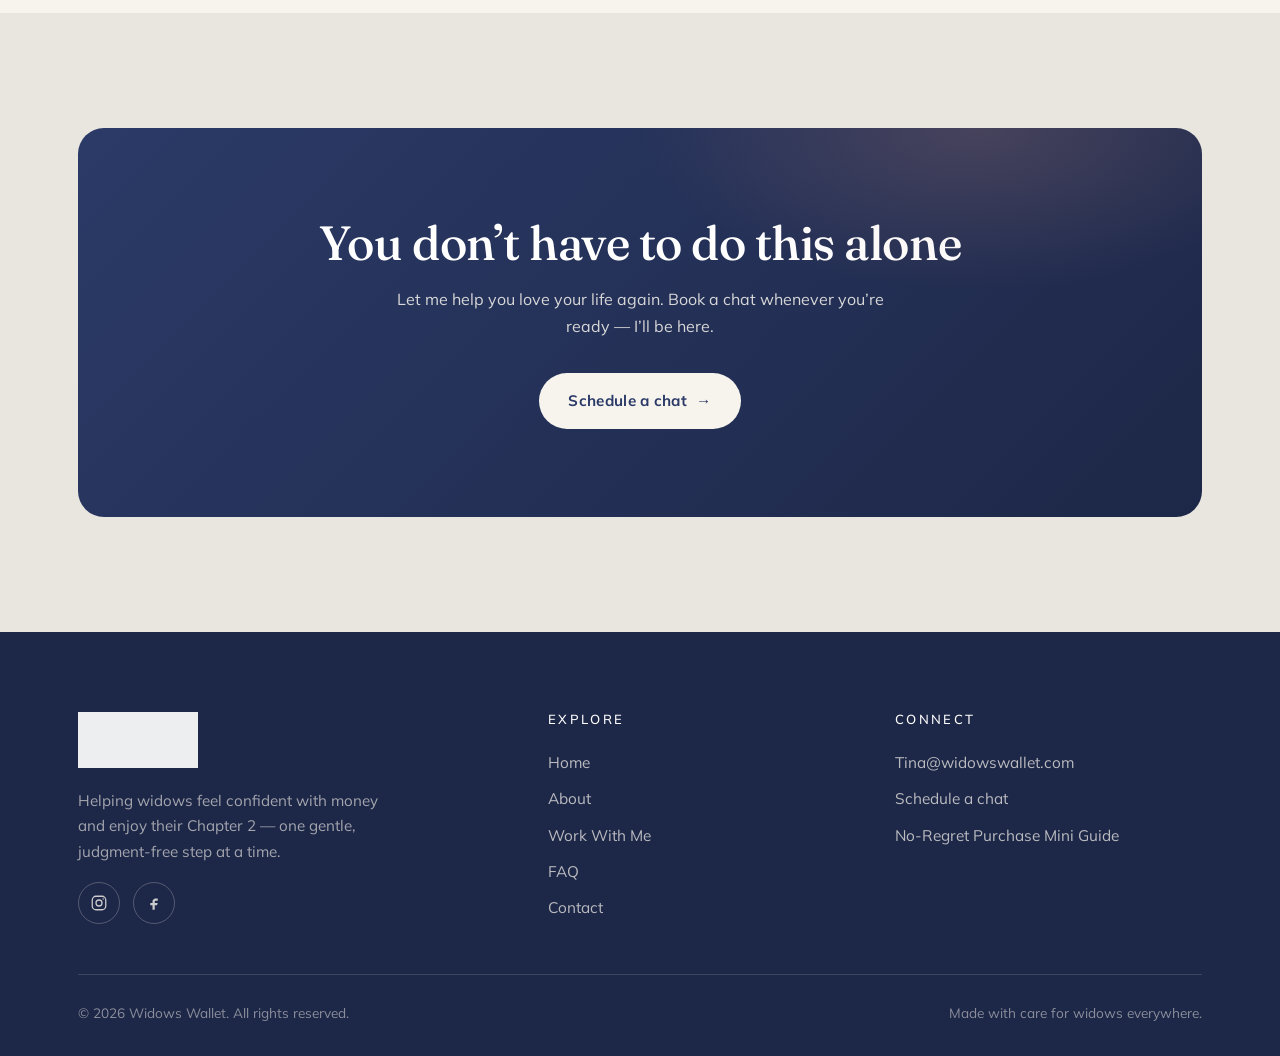
<file: contact.html>
<!DOCTYPE html>
<html lang="en">
<head>
  <meta charset="UTF-8" />
  <meta name="viewport" content="width=device-width, initial-scale=1.0" />
  <title>Contact — Widows Wallet</title>
  <meta name="description" content="Reach out to Tina at Widows Wallet. Email, connect on social, or book a free chat to talk about coaching for widows." />
  <link rel="icon" href="image/logo-300-x-140-px.png" />
  <link rel="stylesheet" href="css/styles.css" />
</head>
<body>

  <header class="site-header">
    <div class="container nav">
      <a href="index.html" class="brand-logo" aria-label="Widows Wallet home">
        <img src="image/logo-300-x-140-px.png" alt="Widows Wallet logo" />
      </a>
      <button class="nav-toggle" aria-label="Toggle menu"><span></span><span></span><span></span></button>
      <nav class="nav-links">
        <a href="index.html">Home</a>
        <a href="about.html">About</a>
        <a href="services.html">Work With Me</a>
        <a href="faq.html">FAQ</a>
        <a href="contact.html" class="active">Contact</a>
        <a class="btn btn-primary nav-cta" href="https://calendly.com/widowswallet/ignite_your_chapter_2" target="_blank" rel="noopener">Schedule a Chat</a>
      </nav>
    </div>
  </header>

  <section class="page-hero">
    <div class="container">
      <span class="eyebrow">Let&rsquo;s connect</span>
      <h1>I&rsquo;ve got you</h1>
      <p>Whether you&rsquo;re ready to start or just have a question, I&rsquo;d love to hear from you. Reach out any way that feels comfortable &mdash; there&rsquo;s no pressure here.</p>
    </div>
  </section>

  <section>
    <div class="container contact-grid">

      <!-- Contact methods -->
      <div class="reveal">
        <span class="eyebrow">Ways to reach me</span>
        <h2 class="mb-sm">Say hello</h2>
        <div class="contact-card">
          <div class="contact-method">
            <span class="ic" aria-hidden="true"><svg viewBox="0 0 24 24" fill="none" stroke="currentColor" stroke-width="1.7"><rect x="3" y="5" width="18" height="14" rx="2"/><path d="m3 7 9 6 9-6"/></svg></span>
            <div>
              <h4>Email</h4>
              <a href="mailto:Tina@widowswallet.com">Tina@widowswallet.com</a>
            </div>
          </div>
          <div class="contact-method">
            <span class="ic" aria-hidden="true"><svg viewBox="0 0 24 24" fill="none" stroke="currentColor" stroke-width="1.7"><path d="M8 2v4M16 2v4M3 9h18"/><rect x="3" y="4" width="18" height="18" rx="2"/><path d="M8 14h.01M12 14h.01M16 14h.01"/></svg></span>
            <div>
              <h4>Book a free chat</h4>
              <a href="https://calendly.com/widowswallet/ignite_your_chapter_2" target="_blank" rel="noopener">Schedule on Calendly &rarr;</a>
            </div>
          </div>
          <div class="contact-method">
            <span class="ic" aria-hidden="true"><svg viewBox="0 0 24 24" fill="none" stroke="currentColor" stroke-width="1.7"><rect x="3" y="3" width="18" height="18" rx="5"/><circle cx="12" cy="12" r="4"/><circle cx="17.5" cy="6.5" r="1" fill="currentColor" stroke="none"/></svg></span>
            <div>
              <h4>Instagram</h4>
              <a href="https://www.instagram.com/widowswallet/" target="_blank" rel="noopener">@widowswallet</a>
            </div>
          </div>
          <div class="contact-method">
            <span class="ic" aria-hidden="true"><svg viewBox="0 0 24 24" fill="currentColor"><path d="M14 9h3V6h-3c-2.2 0-4 1.8-4 4v2H7v3h3v6h3v-6h3l1-3h-4v-2c0-.6.4-1 1-1z"/></svg></span>
            <div>
              <h4>Facebook</h4>
              <a href="https://www.facebook.com/widowswallet" target="_blank" rel="noopener">facebook.com/widowswallet</a>
            </div>
          </div>
        </div>

        <div class="contact-card leadmagnet mt-md">
          <h4>Free: No-Regret Purchase Mini Guide</h4>
          <p>Want a simple way to feel better about spending today? Grab my free mini guide.</p>
          <a class="btn btn-ghost" href="https://mailchi.mp/2b45fbd5749f/no-regrets-mini-guide" target="_blank" rel="noopener">Get the guide <span class="arrow">&rarr;</span></a>
        </div>
      </div>

      <!-- Form -->
      <div class="reveal d1">
        <span class="eyebrow">Send a message</span>
        <h2 class="mb-sm">Drop me a note</h2>
        <div class="contact-card">
          <form id="contact-form" novalidate>
            <div class="field">
              <label for="name">Your name</label>
              <input type="text" id="name" name="name" placeholder="First name" required />
            </div>
            <div class="field">
              <label for="email">Email</label>
              <input type="email" id="email" name="email" placeholder="you@example.com" required />
            </div>
            <div class="field">
              <label for="message">How can I help?</label>
              <textarea id="message" name="message" placeholder="Tell me a little about where you are right now…"></textarea>
            </div>
            <button type="submit" class="btn btn-primary">Send message <span class="arrow">&rarr;</span></button>
            <p class="form-status form-note" role="status"></p>
            <p class="form-note">This form opens your email app addressed to Tina. Prefer to email directly? Write to <a href="mailto:Tina@widowswallet.com" class="accent-link">Tina@widowswallet.com</a>.</p>
          </form>
        </div>
      </div>

    </div>
  </section>

  <section class="section-tint">
    <div class="container">
      <div class="cta-band reveal">
        <h2>You don&rsquo;t have to do this alone</h2>
        <p>Let me help you love your life again. Book a chat whenever you&rsquo;re ready &mdash; I&rsquo;ll be here.</p>
        <a class="btn btn-light" href="https://calendly.com/widowswallet/ignite_your_chapter_2" target="_blank" rel="noopener">Schedule a chat <span class="arrow">&rarr;</span></a>
      </div>
    </div>
  </section>

  <footer class="site-footer">
    <div class="container">
      <div class="footer-grid">
        <div class="footer-brand">
          <img src="image/logo-300-x-140-px.png" alt="Widows Wallet logo" />
          <p>Helping widows feel confident with money and enjoy their Chapter 2 &mdash; one gentle, judgment-free step at a time.</p>
          <div class="footer-social">
            <a href="https://www.instagram.com/widowswallet/" target="_blank" rel="noopener" aria-label="Instagram"><svg viewBox="0 0 24 24" fill="none" stroke="currentColor" stroke-width="1.7"><rect x="3" y="3" width="18" height="18" rx="5"/><circle cx="12" cy="12" r="4"/><circle cx="17.5" cy="6.5" r="1" fill="currentColor" stroke="none"/></svg></a>
            <a href="https://www.facebook.com/widowswallet" target="_blank" rel="noopener" aria-label="Facebook"><svg viewBox="0 0 24 24" fill="currentColor"><path d="M14 9h3V6h-3c-2.2 0-4 1.8-4 4v2H7v3h3v6h3v-6h3l1-3h-4v-2c0-.6.4-1 1-1z"/></svg></a>
          </div>
        </div>
        <div class="footer-col">
          <h4>Explore</h4>
          <a href="index.html">Home</a>
          <a href="about.html">About</a>
          <a href="services.html">Work With Me</a>
          <a href="faq.html">FAQ</a>
          <a href="contact.html">Contact</a>
        </div>
        <div class="footer-col">
          <h4>Connect</h4>
          <a href="mailto:Tina@widowswallet.com">Tina@widowswallet.com</a>
          <a href="https://calendly.com/widowswallet/ignite_your_chapter_2" target="_blank" rel="noopener">Schedule a chat</a>
          <a href="https://mailchi.mp/2b45fbd5749f/no-regrets-mini-guide" target="_blank" rel="noopener">No-Regret Purchase Mini Guide</a>
        </div>
      </div>
      <div class="footer-bottom">
        <span>&copy; <span id="year">2025</span> Widows Wallet. All rights reserved.</span>
        <span>Made with care for widows everywhere.</span>
      </div>
    </div>
  </footer>

  <script src="js/main.js"></script>
</body>
</html>
</file>
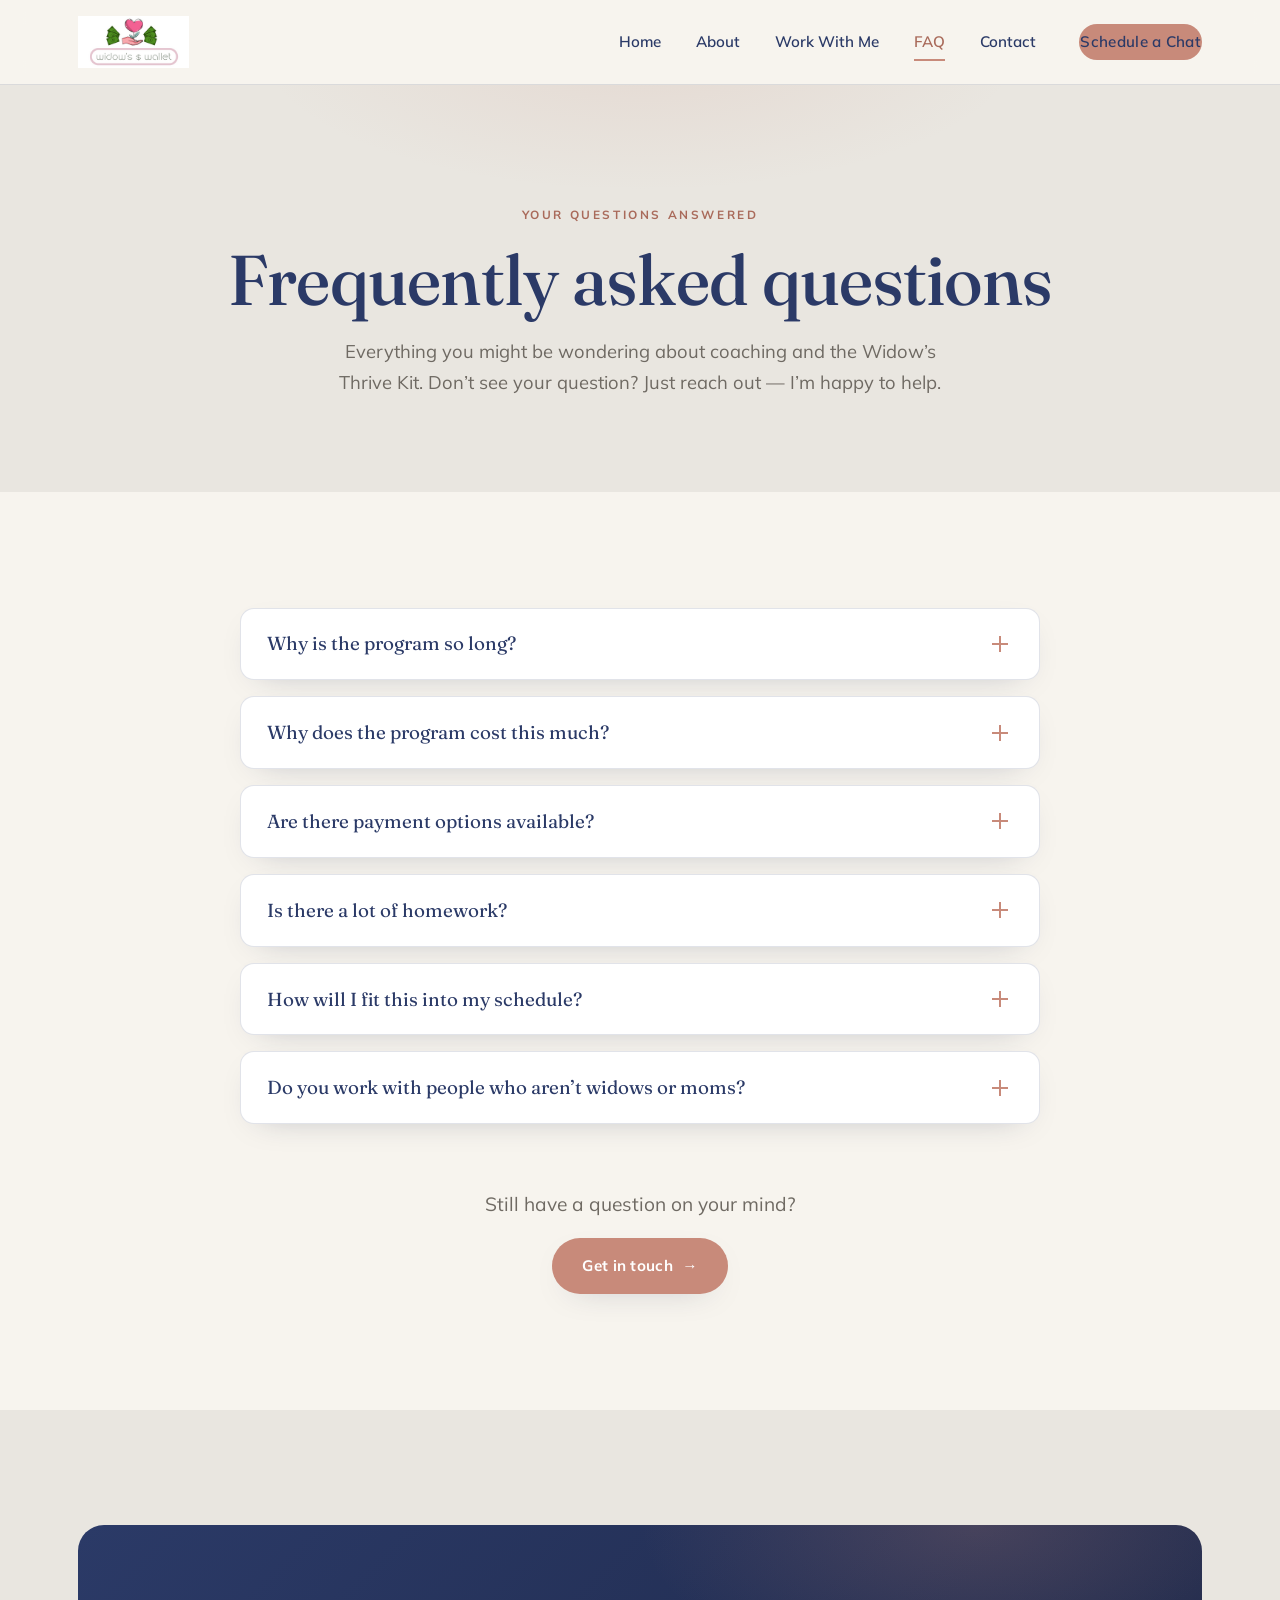
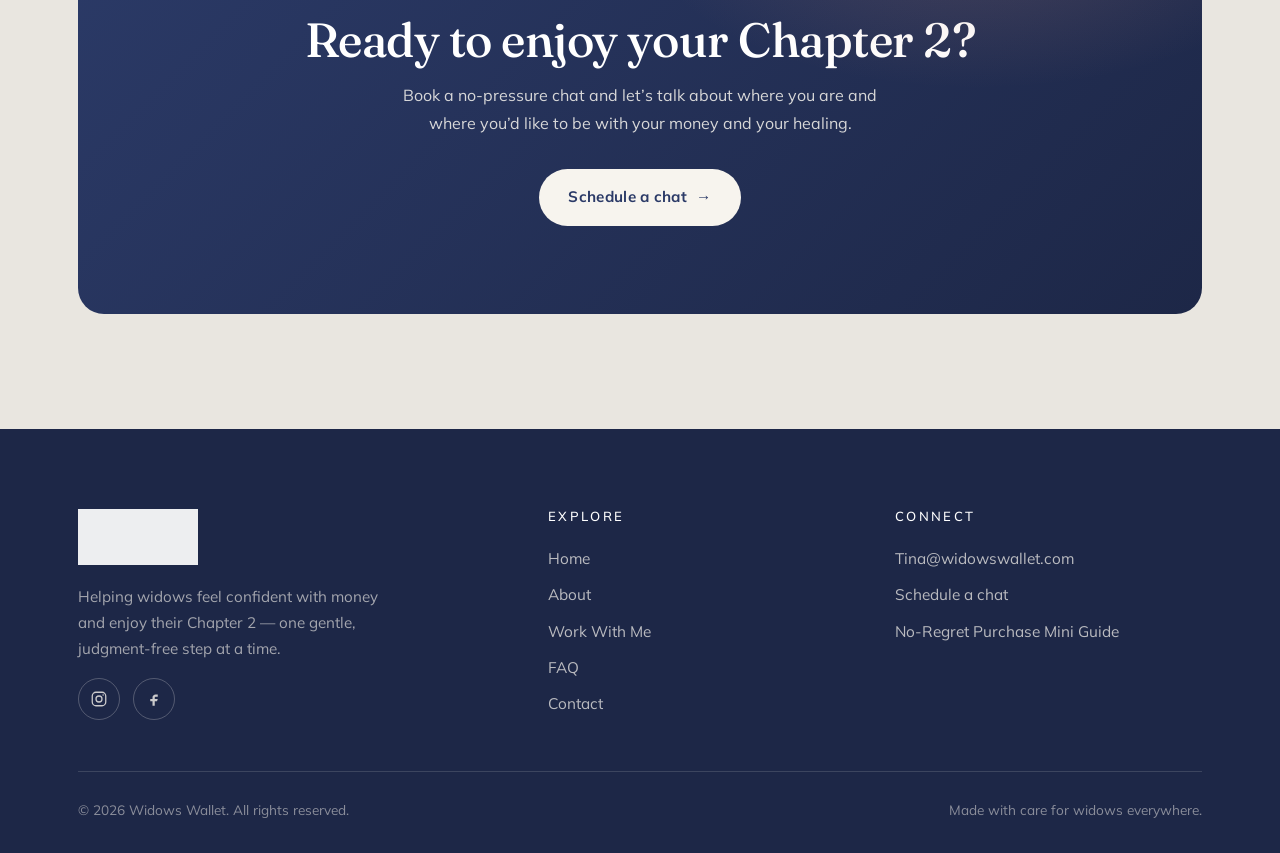
<file: faq.html>
<!DOCTYPE html>
<html lang="en">
<head>
  <meta charset="UTF-8" />
  <meta name="viewport" content="width=device-width, initial-scale=1.0" />
  <title>FAQ — The Widow's Thrive Kit | Widows Wallet</title>
  <meta name="description" content="Your questions about coaching with Widows Wallet, answered — program length, cost, payment plans, scheduling, and who the Widow's Thrive Kit is for." />
  <link rel="icon" href="image/logo-300-x-140-px.png" />
  <link rel="stylesheet" href="css/styles.css" />
</head>
<body>

  <header class="site-header">
    <div class="container nav">
      <a href="index.html" class="brand-logo" aria-label="Widows Wallet home">
        <img src="image/logo-300-x-140-px.png" alt="Widows Wallet logo" />
      </a>
      <button class="nav-toggle" aria-label="Toggle menu"><span></span><span></span><span></span></button>
      <nav class="nav-links">
        <a href="index.html">Home</a>
        <a href="about.html">About</a>
        <a href="services.html">Work With Me</a>
        <a href="faq.html" class="active">FAQ</a>
        <a href="contact.html">Contact</a>
        <a class="btn btn-primary nav-cta" href="https://calendly.com/widowswallet/ignite_your_chapter_2" target="_blank" rel="noopener">Schedule a Chat</a>
      </nav>
    </div>
  </header>

  <section class="page-hero">
    <div class="container">
      <span class="eyebrow">Your questions answered</span>
      <h1>Frequently asked questions</h1>
      <p>Everything you might be wondering about coaching and the Widow&rsquo;s Thrive Kit. Don&rsquo;t see your question? Just reach out &mdash; I&rsquo;m happy to help.</p>
    </div>
  </section>

  <section>
    <div class="container">
      <div class="faq-list">

        <div class="faq-item reveal">
          <button class="faq-q">Why is the program so long? <span class="plus" aria-hidden="true"></span></button>
          <div class="faq-a"><div class="faq-a-inner">
            There are big financial and grief events that happen throughout the year, so you&rsquo;ll have support through all of them. Together we&rsquo;ll address those moments so you feel prepared when they come around again. During the healing journey, hard days always come up &mdash; and you&rsquo;ll have full support for each one.
          </div></div>
        </div>

        <div class="faq-item reveal d1">
          <button class="faq-q">Why does the program cost this much? <span class="plus" aria-hidden="true"></span></button>
          <div class="faq-a"><div class="faq-a-inner">
            It&rsquo;s $5,000 for the whole year, which averages out to about $100 a session. I price it this way on purpose &mdash; I want it to be affordable while still giving you a full year of dedicated, weekly support.
          </div></div>
        </div>

        <div class="faq-item reveal d2">
          <button class="faq-q">Are there payment options available? <span class="plus" aria-hidden="true"></span></button>
          <div class="faq-a"><div class="faq-a-inner">
            Yes &mdash; we can split the investment into 12 monthly payments so it fits more comfortably into your budget.
          </div></div>
        </div>

        <div class="faq-item reveal">
          <button class="faq-q">Is there a lot of homework? <span class="plus" aria-hidden="true"></span></button>
          <div class="faq-a"><div class="faq-a-inner">
            We get a lot done during our sessions together. For example, if you need to call your financial advisor, we can do that together. This is your one session per week focused on your money &mdash; we use the time however best suits you.
          </div></div>
        </div>

        <div class="faq-item reveal d1">
          <button class="faq-q">How will I fit this into my schedule? <span class="plus" aria-hidden="true"></span></button>
          <div class="faq-a"><div class="faq-a-inner">
            I understand the reality of being a busy solo mom. We&rsquo;ll find a time that genuinely fits and works around your life &mdash; not the other way around.
          </div></div>
        </div>

        <div class="faq-item reveal d2">
          <button class="faq-q">Do you work with people who aren&rsquo;t widows or moms? <span class="plus" aria-hidden="true"></span></button>
          <div class="faq-a"><div class="faq-a-inner">
            If you&rsquo;re a woman who wants to increase her confidence around money, then I&rsquo;m the person for you. As a widow you&rsquo;re making every decision in your household, and managing your finances often falls to the bottom of the list &mdash; but this work helps anyone ready to feel calmer and more confident with money.
          </div></div>
        </div>

      </div>

      <div class="cta-stack reveal">
        <p class="lead">Still have a question on your mind?</p>
        <a class="btn btn-primary" href="contact.html">Get in touch <span class="arrow">&rarr;</span></a>
      </div>
    </div>
  </section>

  <section class="section-tint">
    <div class="container">
      <div class="cta-band reveal">
        <h2>Ready to enjoy your Chapter 2?</h2>
        <p>Book a no-pressure chat and let&rsquo;s talk about where you are and where you&rsquo;d like to be with your money and your healing.</p>
        <a class="btn btn-light" href="https://calendly.com/widowswallet/ignite_your_chapter_2" target="_blank" rel="noopener">Schedule a chat <span class="arrow">&rarr;</span></a>
      </div>
    </div>
  </section>

  <footer class="site-footer">
    <div class="container">
      <div class="footer-grid">
        <div class="footer-brand">
          <img src="image/logo-300-x-140-px.png" alt="Widows Wallet logo" />
          <p>Helping widows feel confident with money and enjoy their Chapter 2 &mdash; one gentle, judgment-free step at a time.</p>
          <div class="footer-social">
            <a href="https://www.instagram.com/widowswallet/" target="_blank" rel="noopener" aria-label="Instagram"><svg viewBox="0 0 24 24" fill="none" stroke="currentColor" stroke-width="1.7"><rect x="3" y="3" width="18" height="18" rx="5"/><circle cx="12" cy="12" r="4"/><circle cx="17.5" cy="6.5" r="1" fill="currentColor" stroke="none"/></svg></a>
            <a href="https://www.facebook.com/widowswallet" target="_blank" rel="noopener" aria-label="Facebook"><svg viewBox="0 0 24 24" fill="currentColor"><path d="M14 9h3V6h-3c-2.2 0-4 1.8-4 4v2H7v3h3v6h3v-6h3l1-3h-4v-2c0-.6.4-1 1-1z"/></svg></a>
          </div>
        </div>
        <div class="footer-col">
          <h4>Explore</h4>
          <a href="index.html">Home</a>
          <a href="about.html">About</a>
          <a href="services.html">Work With Me</a>
          <a href="faq.html">FAQ</a>
          <a href="contact.html">Contact</a>
        </div>
        <div class="footer-col">
          <h4>Connect</h4>
          <a href="mailto:Tina@widowswallet.com">Tina@widowswallet.com</a>
          <a href="https://calendly.com/widowswallet/ignite_your_chapter_2" target="_blank" rel="noopener">Schedule a chat</a>
          <a href="https://mailchi.mp/2b45fbd5749f/no-regrets-mini-guide" target="_blank" rel="noopener">No-Regret Purchase Mini Guide</a>
        </div>
      </div>
      <div class="footer-bottom">
        <span>&copy; <span id="year">2025</span> Widows Wallet. All rights reserved.</span>
        <span>Made with care for widows everywhere.</span>
      </div>
    </div>
  </footer>

  <script src="js/main.js"></script>
</body>
</html>
</file>
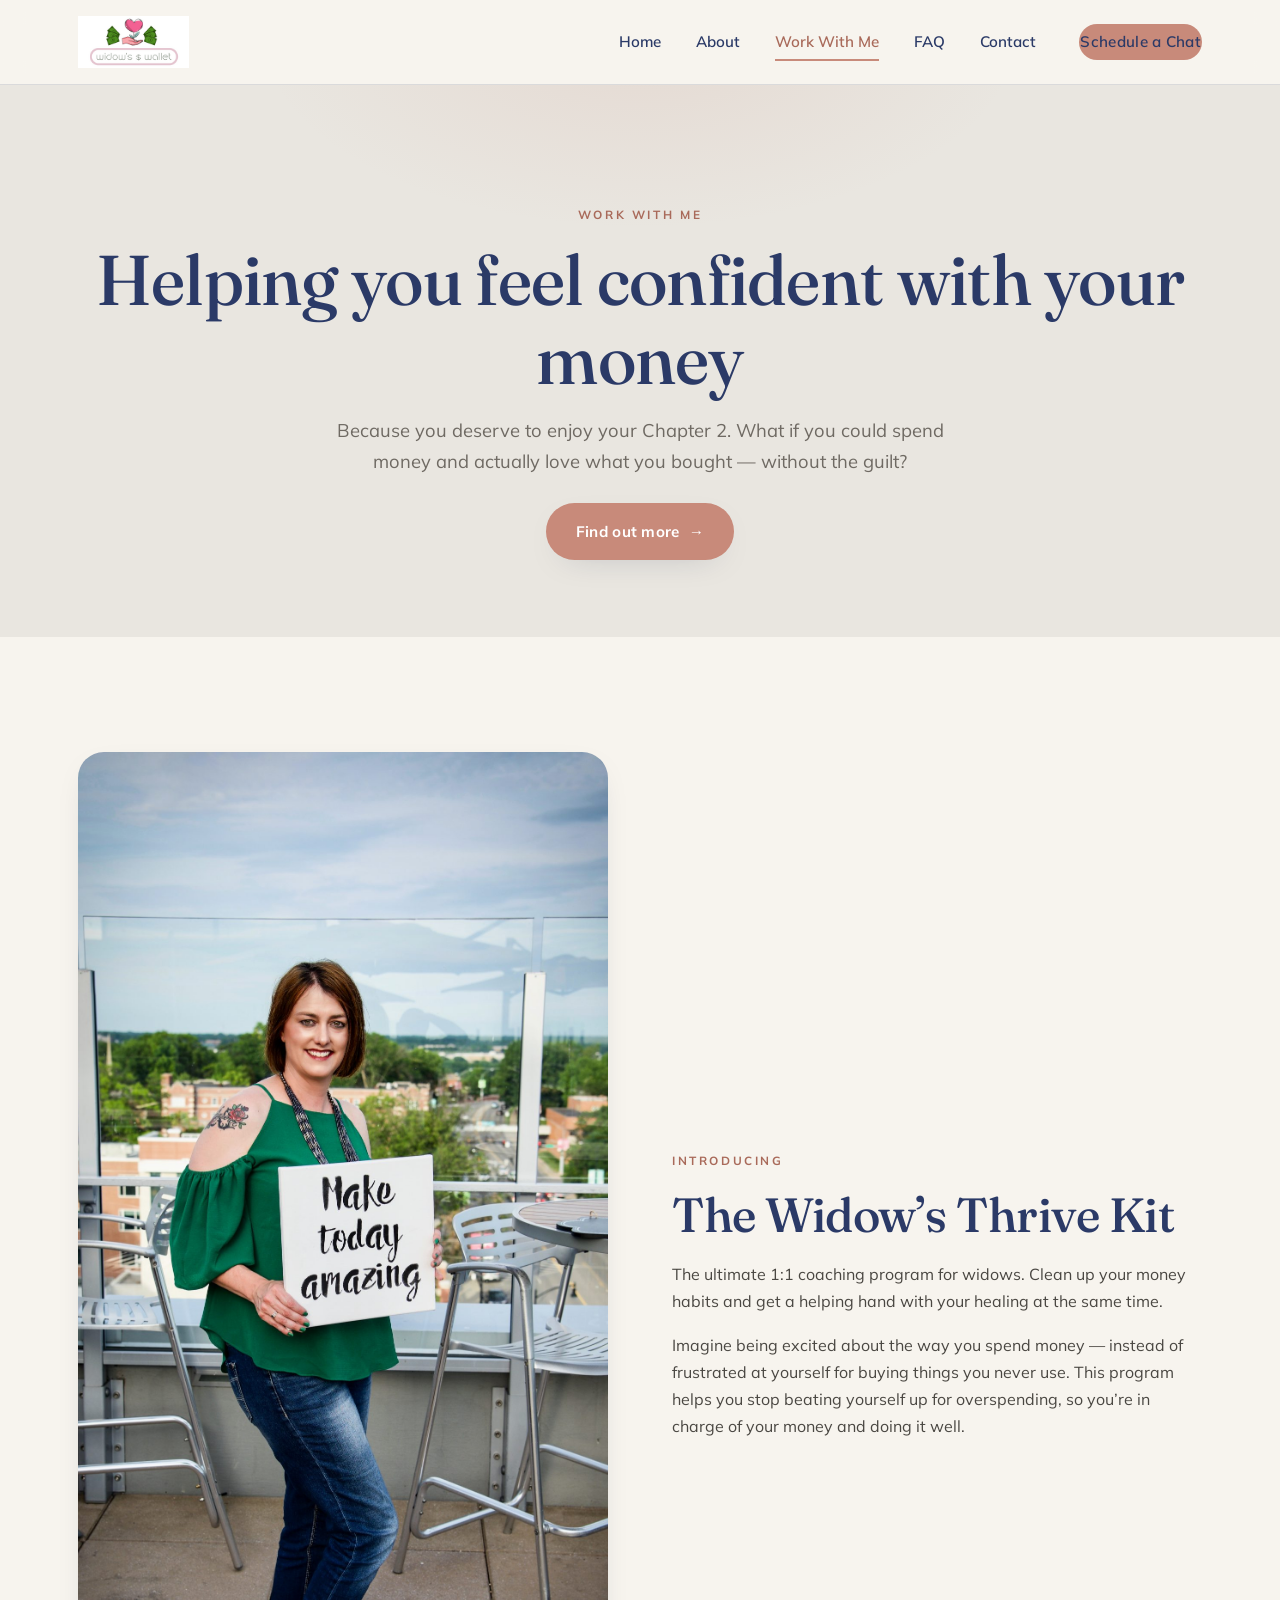
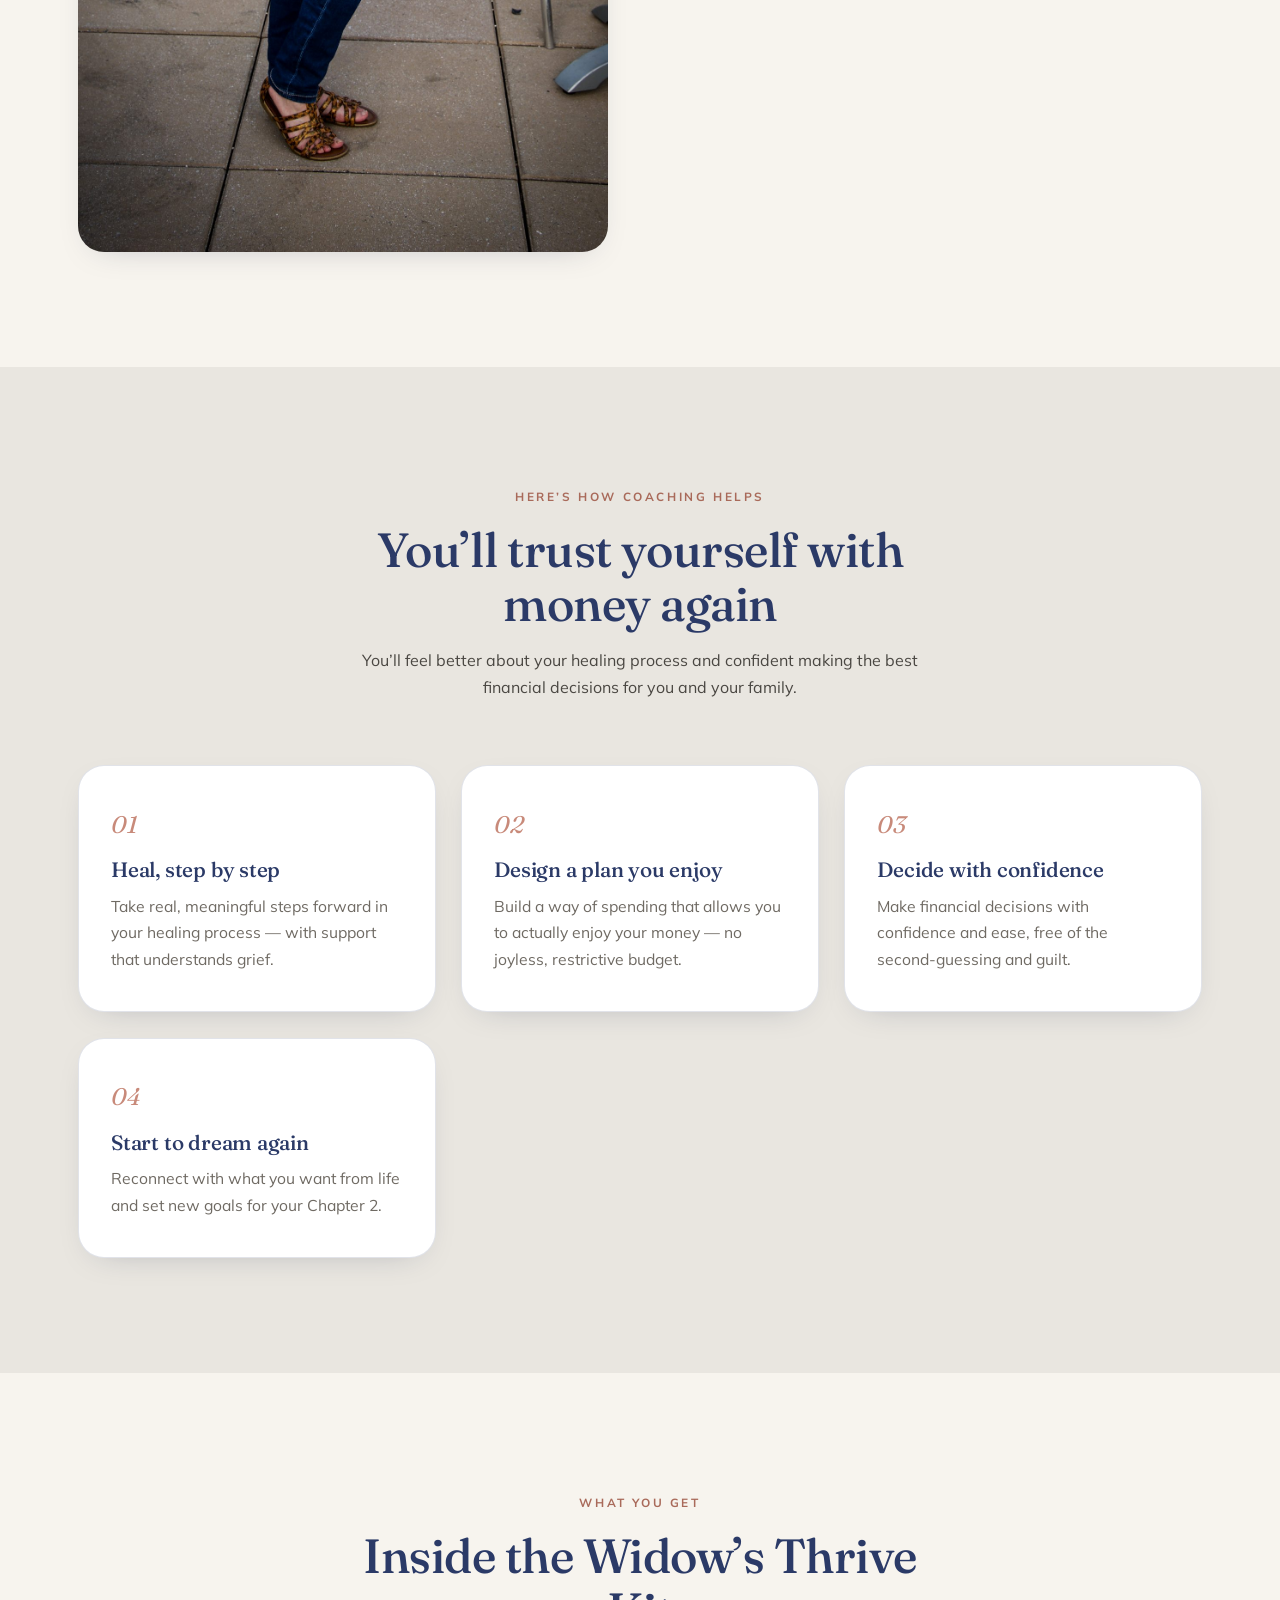
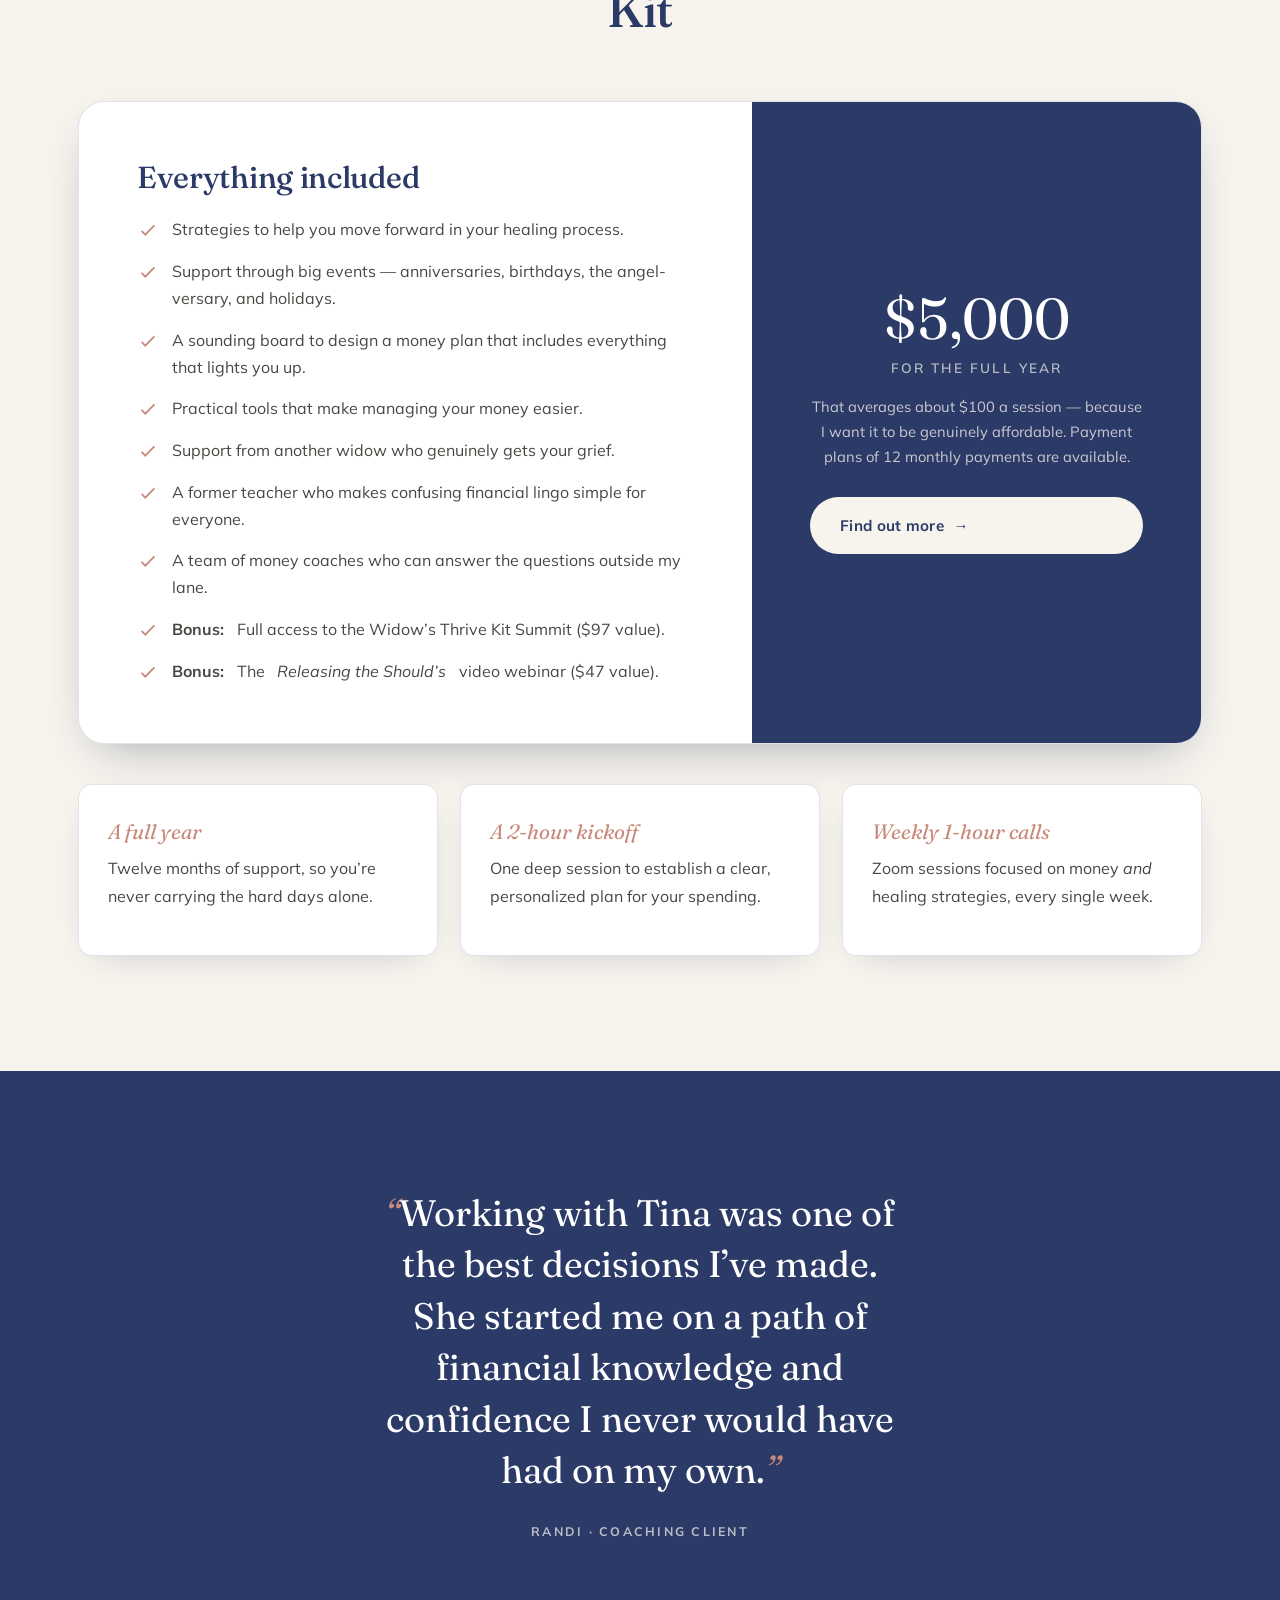
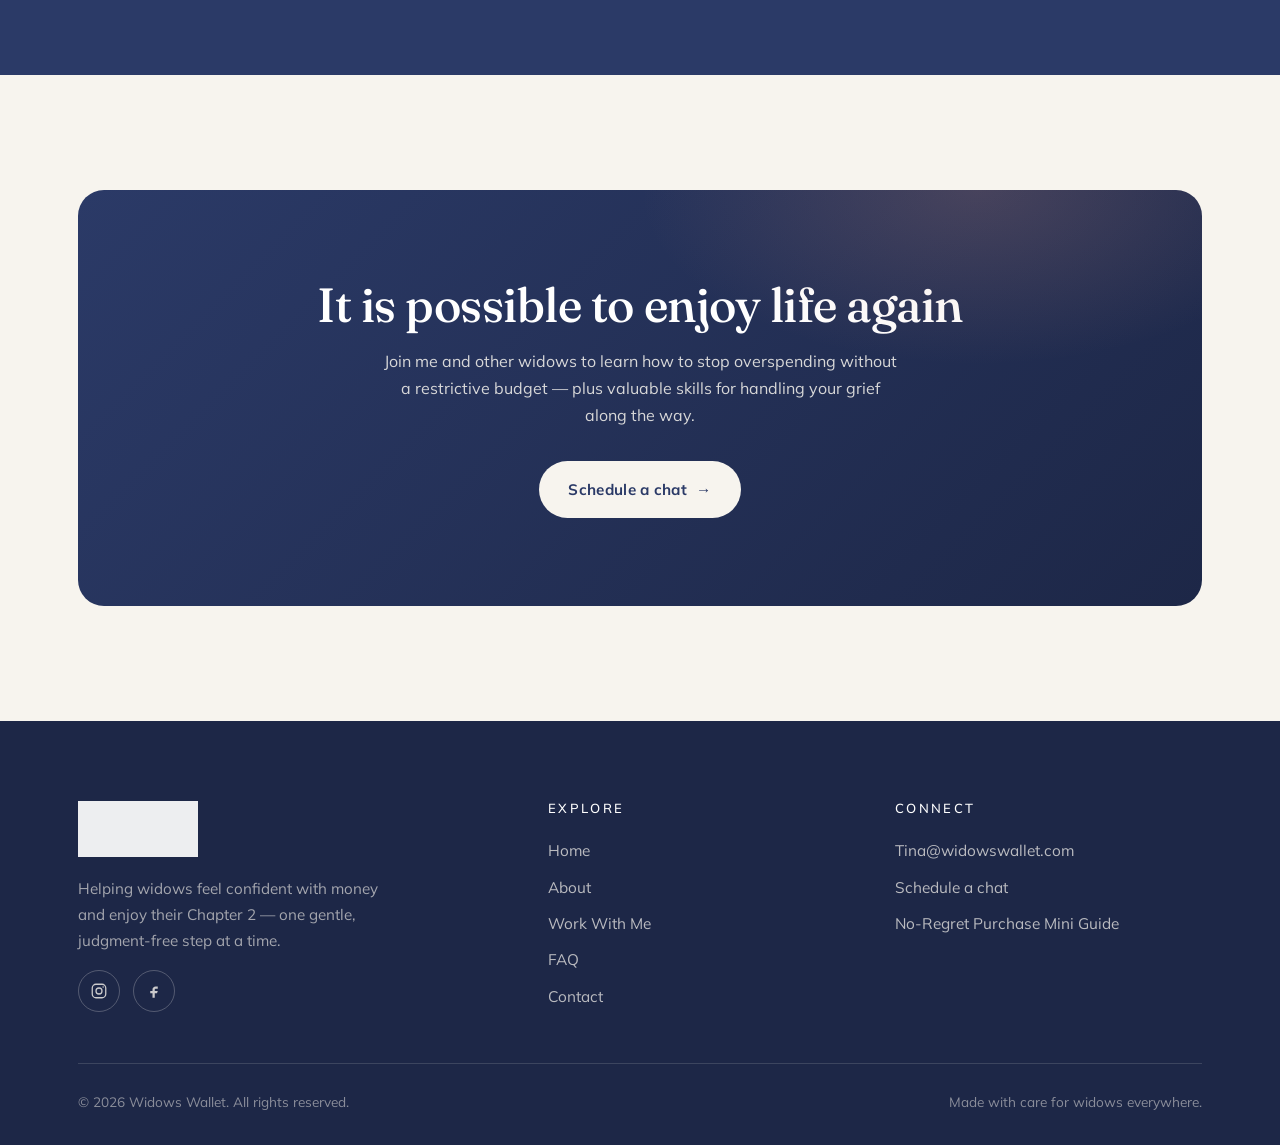
<file: services.html>
<!DOCTYPE html>
<html lang="en">
<head>
  <meta charset="UTF-8" />
  <meta name="viewport" content="width=device-width, initial-scale=1.0" />
  <title>Work With Me — The Widow's Thrive Kit | Widows Wallet</title>
  <meta name="description" content="The Widow's Thrive Kit is a 1:1 coaching program helping widows take control of their spending and heal — a full year of support, weekly calls, and tools that last." />
  <link rel="icon" href="image/logo-300-x-140-px.png" />
  <link rel="stylesheet" href="css/styles.css" />
</head>
<body>

  <header class="site-header">
    <div class="container nav">
      <a href="index.html" class="brand-logo" aria-label="Widows Wallet home">
        <img src="image/logo-300-x-140-px.png" alt="Widows Wallet logo" />
      </a>
      <button class="nav-toggle" aria-label="Toggle menu"><span></span><span></span><span></span></button>
      <nav class="nav-links">
        <a href="index.html">Home</a>
        <a href="about.html">About</a>
        <a href="services.html" class="active">Work With Me</a>
        <a href="faq.html">FAQ</a>
        <a href="contact.html">Contact</a>
        <a class="btn btn-primary nav-cta" href="https://calendly.com/widowswallet/ignite_your_chapter_2" target="_blank" rel="noopener">Schedule a Chat</a>
      </nav>
    </div>
  </header>

  <section class="page-hero">
    <div class="container">
      <span class="eyebrow">Work With Me</span>
      <h1>Helping you feel confident with your money</h1>
      <p>Because you deserve to enjoy your Chapter 2. What if you could spend money and actually love what you bought &mdash; without the guilt?</p>
      <div class="mt-sm">
        <a class="btn btn-primary" href="https://calendly.com/widowswallet/ignite_your_chapter_2" target="_blank" rel="noopener">Find out more <span class="arrow">&rarr;</span></a>
      </div>
    </div>
  </section>

  <!-- Intro to program -->
  <section>
    <div class="container split">
      <div class="split-media reveal">
        <img src="image/page3a-scaled.jpg" alt="Tina holding a sign that reads 'make today amazing'" width="900" height="1100" />
      </div>
      <div class="split-copy reveal d1">
        <span class="eyebrow">Introducing</span>
        <h2>The Widow&rsquo;s Thrive Kit</h2>
        <p>The ultimate 1:1 coaching program for widows. Clean up your money habits and get a helping hand with your healing at the same time.</p>
        <p>Imagine being excited about the way you spend money &mdash; instead of frustrated at yourself for buying things you never use. This program helps you stop beating yourself up for overspending, so you&rsquo;re in charge of your money and doing it well.</p>
      </div>
    </div>
  </section>

  <!-- How coaching helps -->
  <section class="section-tint">
    <div class="container">
      <div class="section-head reveal">
        <span class="eyebrow">Here&rsquo;s how coaching helps</span>
        <h2>You&rsquo;ll trust yourself with money again</h2>
        <p>You&rsquo;ll feel better about your healing process and confident making the best financial decisions for you and your family.</p>
      </div>
      <div class="card-grid">
        <div class="card reveal">
          <div class="num">01</div>
          <h3>Heal, step by step</h3>
          <p>Take real, meaningful steps forward in your healing process &mdash; with support that understands grief.</p>
        </div>
        <div class="card reveal d1">
          <div class="num">02</div>
          <h3>Design a plan you enjoy</h3>
          <p>Build a way of spending that allows you to actually enjoy your money &mdash; no joyless, restrictive budget.</p>
        </div>
        <div class="card reveal d2">
          <div class="num">03</div>
          <h3>Decide with confidence</h3>
          <p>Make financial decisions with confidence and ease, free of the second-guessing and guilt.</p>
        </div>
        <div class="card reveal d3">
          <div class="num">04</div>
          <h3>Start to dream again</h3>
          <p>Reconnect with what you want from life and set new goals for your Chapter 2.</p>
        </div>
      </div>
    </div>
  </section>

  <!-- Program details / pricing -->
  <section>
    <div class="container">
      <div class="section-head reveal">
        <span class="eyebrow">What you get</span>
        <h2>Inside the Widow&rsquo;s Thrive Kit</h2>
      </div>
      <div class="program reveal d1">
        <div class="program-body">
          <h3>Everything included</h3>
          <ul class="program-list">
            <li><svg viewBox="0 0 24 24" fill="none" stroke="currentColor" stroke-width="2"><path d="M5 13l4 4L19 7"/></svg> Strategies to help you move forward in your healing process.</li>
            <li><svg viewBox="0 0 24 24" fill="none" stroke="currentColor" stroke-width="2"><path d="M5 13l4 4L19 7"/></svg> Support through big events &mdash; anniversaries, birthdays, the angel-versary, and holidays.</li>
            <li><svg viewBox="0 0 24 24" fill="none" stroke="currentColor" stroke-width="2"><path d="M5 13l4 4L19 7"/></svg> A sounding board to design a money plan that includes everything that lights you up.</li>
            <li><svg viewBox="0 0 24 24" fill="none" stroke="currentColor" stroke-width="2"><path d="M5 13l4 4L19 7"/></svg> Practical tools that make managing your money easier.</li>
            <li><svg viewBox="0 0 24 24" fill="none" stroke="currentColor" stroke-width="2"><path d="M5 13l4 4L19 7"/></svg> Support from another widow who genuinely gets your grief.</li>
            <li><svg viewBox="0 0 24 24" fill="none" stroke="currentColor" stroke-width="2"><path d="M5 13l4 4L19 7"/></svg> A former teacher who makes confusing financial lingo simple for everyone.</li>
            <li><svg viewBox="0 0 24 24" fill="none" stroke="currentColor" stroke-width="2"><path d="M5 13l4 4L19 7"/></svg> A team of money coaches who can answer the questions outside my lane.</li>
            <li><svg viewBox="0 0 24 24" fill="none" stroke="currentColor" stroke-width="2"><path d="M5 13l4 4L19 7"/></svg> <strong>Bonus:</strong> Full access to the Widow&rsquo;s Thrive Kit Summit ($97 value).</li>
            <li><svg viewBox="0 0 24 24" fill="none" stroke="currentColor" stroke-width="2"><path d="M5 13l4 4L19 7"/></svg> <strong>Bonus:</strong> The <em>Releasing the Should&rsquo;s</em> video webinar ($47 value).</li>
          </ul>
        </div>
        <div class="program-aside">
          <div class="price">$5,000<small>For the full year</small></div>
          <p class="note">That averages about $100 a session &mdash; because I want it to be genuinely affordable. Payment plans of 12 monthly payments are available.</p>
          <a class="btn btn-light" href="https://calendly.com/widowswallet/ignite_your_chapter_2" target="_blank" rel="noopener">Find out more <span class="arrow">&rarr;</span></a>
        </div>
      </div>

      <!-- How it works -->
      <div class="how-grid">
        <div class="how-item reveal">
          <div class="k">A full year</div>
          <p>Twelve months of support, so you&rsquo;re never carrying the hard days alone.</p>
        </div>
        <div class="how-item reveal d1">
          <div class="k">A 2-hour kickoff</div>
          <p>One deep session to establish a clear, personalized plan for your spending.</p>
        </div>
        <div class="how-item reveal d2">
          <div class="k">Weekly 1-hour calls</div>
          <p>Zoom sessions focused on money <em>and</em> healing strategies, every single week.</p>
        </div>
      </div>
    </div>
  </section>

  <!-- Testimonial -->
  <section class="quote-strip">
    <div class="container">
      <blockquote class="quote-big reveal">
        <span class="mark">&ldquo;</span>Working with Tina was one of the best decisions I&rsquo;ve made. She started me on a path of financial knowledge and confidence I never would have had on my own.<span class="mark">&rdquo;</span>
      </blockquote>
      <p class="quote-author reveal d1">Randi &middot; Coaching Client</p>
    </div>
  </section>

  <section>
    <div class="container">
      <div class="cta-band reveal">
        <h2>It is possible to enjoy life again</h2>
        <p>Join me and other widows to learn how to stop overspending without a restrictive budget &mdash; plus valuable skills for handling your grief along the way.</p>
        <a class="btn btn-light" href="https://calendly.com/widowswallet/ignite_your_chapter_2" target="_blank" rel="noopener">Schedule a chat <span class="arrow">&rarr;</span></a>
      </div>
    </div>
  </section>

  <footer class="site-footer">
    <div class="container">
      <div class="footer-grid">
        <div class="footer-brand">
          <img src="image/logo-300-x-140-px.png" alt="Widows Wallet logo" />
          <p>Helping widows feel confident with money and enjoy their Chapter 2 &mdash; one gentle, judgment-free step at a time.</p>
          <div class="footer-social">
            <a href="https://www.instagram.com/widowswallet/" target="_blank" rel="noopener" aria-label="Instagram"><svg viewBox="0 0 24 24" fill="none" stroke="currentColor" stroke-width="1.7"><rect x="3" y="3" width="18" height="18" rx="5"/><circle cx="12" cy="12" r="4"/><circle cx="17.5" cy="6.5" r="1" fill="currentColor" stroke="none"/></svg></a>
            <a href="https://www.facebook.com/widowswallet" target="_blank" rel="noopener" aria-label="Facebook"><svg viewBox="0 0 24 24" fill="currentColor"><path d="M14 9h3V6h-3c-2.2 0-4 1.8-4 4v2H7v3h3v6h3v-6h3l1-3h-4v-2c0-.6.4-1 1-1z"/></svg></a>
          </div>
        </div>
        <div class="footer-col">
          <h4>Explore</h4>
          <a href="index.html">Home</a>
          <a href="about.html">About</a>
          <a href="services.html">Work With Me</a>
          <a href="faq.html">FAQ</a>
          <a href="contact.html">Contact</a>
        </div>
        <div class="footer-col">
          <h4>Connect</h4>
          <a href="mailto:Tina@widowswallet.com">Tina@widowswallet.com</a>
          <a href="https://calendly.com/widowswallet/ignite_your_chapter_2" target="_blank" rel="noopener">Schedule a chat</a>
          <a href="https://mailchi.mp/2b45fbd5749f/no-regrets-mini-guide" target="_blank" rel="noopener">No-Regret Purchase Mini Guide</a>
        </div>
      </div>
      <div class="footer-bottom">
        <span>&copy; <span id="year">2025</span> Widows Wallet. All rights reserved.</span>
        <span>Made with care for widows everywhere.</span>
      </div>
    </div>
  </footer>

  <script src="js/main.js"></script>
</body>
</html>
</file>
<file: css/styles.css>
/* =========================================================
   Widows Wallet — shared stylesheet
   Aesthetic: warm editorial / calm-luxury coaching brand
   ========================================================= */

/* ---- Fonts ---- */
@import url('https://fonts.googleapis.com/css2?family=Fraunces:ital,opsz,wght@0,9..144,400;0,9..144,500;0,9..144,600;1,9..144,400&family=Mulish:wght@300;400;500;600;700&display=swap');

/* ---- Design tokens ---- */
:root {
  --brand:        #2b3a67;   /* deep indigo */
  --brand-dark:   #1d2747;   /* darker shade */
  --brand-tint:   #e9e6e0;   /* warm sand tint for section bg */
  --cream:        #f7f4ee;   /* page base */
  --accent:       #c88a7a;   /* muted terracotta-rose */
  --accent-dark:  #a96a5a;
  --neutral:      #4a4742;   /* warm charcoal text */
  --neutral-soft: #6f6a63;
  --white:        #ffffff;
  --line:         rgba(43,58,103,0.14);

  --serif: 'Fraunces', Georgia, 'Times New Roman', serif;
  --sans:  'Mulish', -apple-system, BlinkMacSystemFont, sans-serif;

  --maxw: 1180px;
  --radius: 14px;
  --radius-lg: 26px;
  --shadow: 0 18px 50px -22px rgba(29,39,71,0.45);
  --shadow-soft: 0 10px 34px -20px rgba(29,39,71,0.35);
  --ease: cubic-bezier(0.22, 1, 0.36, 1);
}

/* ---- Reset ---- */
*, *::before, *::after { box-sizing: border-box; margin: 0; padding: 0; }
html { scroll-behavior: smooth; -webkit-text-size-adjust: 100%; }
body {
  font-family: var(--sans);
  color: var(--neutral);
  background: var(--cream);
  line-height: 1.7;
  font-weight: 400;
  overflow-x: hidden;
}
img { max-width: 100%; display: block; }
a { color: inherit; text-decoration: none; }
ul { list-style: none; }

/* ---- Typography ---- */
h1, h2, h3, h4 { font-family: var(--serif); font-weight: 500; color: var(--brand); line-height: 1.12; letter-spacing: -0.01em; }
h1 { font-size: clamp(2.6rem, 6vw, 4.4rem); }
h2 { font-size: clamp(2rem, 4vw, 3rem); }
h3 { font-size: clamp(1.4rem, 2.4vw, 1.9rem); }
h4 { font-size: 1.15rem; }
p { margin-bottom: 1.05rem; color: var(--neutral); }
.eyebrow {
  font-family: var(--sans);
  text-transform: uppercase;
  letter-spacing: 0.22em;
  font-size: 0.74rem;
  font-weight: 700;
  color: var(--accent-dark);
  margin-bottom: 1rem;
  display: inline-block;
}
.serif-accent { font-style: italic; color: var(--accent-dark); }

/* ---- Layout ---- */
.container { width: 100%; max-width: var(--maxw); margin: 0 auto; padding: 0 28px; }
section { padding: clamp(64px, 9vw, 120px) 0; }
.section-tint { background: var(--brand-tint); }
.section-brand { background: var(--brand); color: var(--cream); }
.section-brand h1, .section-brand h2, .section-brand h3 { color: var(--white); }
.section-brand p { color: rgba(247,244,238,0.82); }
.lead { font-size: 1.2rem; color: var(--neutral-soft); max-width: 60ch; }
.center { text-align: center; }
.measure { max-width: 64ch; margin-inline: auto; }

/* ---- Buttons ---- */
.btn {
  display: inline-flex; align-items: center; gap: 0.6em;
  font-family: var(--sans); font-weight: 700; font-size: 0.95rem;
  letter-spacing: 0.02em;
  padding: 0.95em 1.9em;
  border-radius: 999px;
  border: 1.5px solid transparent;
  cursor: pointer;
  transition: transform .35s var(--ease), box-shadow .35s var(--ease), background .3s, color .3s;
}
.btn-primary { background: var(--accent); color: var(--white); box-shadow: var(--shadow-soft); }
.btn-primary:hover { background: var(--accent-dark); transform: translateY(-3px); box-shadow: var(--shadow); }
.btn-ghost { border-color: var(--brand); color: var(--brand); background: transparent; }
.btn-ghost:hover { background: var(--brand); color: var(--cream); transform: translateY(-3px); }
.btn-light { background: var(--cream); color: var(--brand); }
.btn-light:hover { background: var(--white); transform: translateY(-3px); box-shadow: var(--shadow); }
.btn .arrow { transition: transform .3s var(--ease); }
.btn:hover .arrow { transform: translateX(4px); }

/* =========================================================
   Header / Nav
   ========================================================= */
.site-header {
  position: sticky; top: 0; z-index: 100;
  background: rgba(247,244,238,0.82);
  backdrop-filter: blur(12px);
  border-bottom: 1px solid var(--line);
  transition: box-shadow .3s;
}
.site-header.scrolled { box-shadow: 0 8px 30px -18px rgba(29,39,71,0.4); }
.nav { display: flex; align-items: center; justify-content: space-between; height: 84px; }
.brand-logo img { height: 52px; width: auto; }
.nav-links { display: flex; align-items: center; gap: 2.2rem; }
.nav-links a {
  font-weight: 600; font-size: 0.95rem; color: var(--brand);
  position: relative; padding: 4px 0;
}
.nav-links a::after {
  content: ''; position: absolute; left: 0; bottom: -2px; height: 2px; width: 0;
  background: var(--accent); transition: width .35s var(--ease);
}
.nav-links a:hover::after, .nav-links a.active::after { width: 100%; }
.nav-links a.active { color: var(--accent-dark); }
.nav-cta { margin-left: 0.5rem; }
.nav-toggle { display: none; flex-direction: column; gap: 5px; background: none; border: 0; cursor: pointer; padding: 8px; }
.nav-toggle span { width: 26px; height: 2px; background: var(--brand); border-radius: 2px; transition: .3s; }

/* =========================================================
   Hero
   ========================================================= */
.hero { position: relative; padding: clamp(70px, 10vw, 130px) 0 clamp(60px, 8vw, 110px); overflow: hidden; }
.hero::before {
  content: ''; position: absolute; inset: 0;
  background:
    radial-gradient(ellipse 60% 50% at 85% 10%, rgba(200,138,122,0.16), transparent 60%),
    radial-gradient(ellipse 50% 60% at 5% 90%, rgba(43,58,103,0.10), transparent 60%);
  pointer-events: none;
}
.hero-grid { display: grid; grid-template-columns: 1.05fr 0.95fr; gap: clamp(32px, 5vw, 72px); align-items: center; position: relative; }
.hero-copy h1 { margin-bottom: 1.4rem; }
.hero-copy .lead { margin-bottom: 2.2rem; }
.hero-actions { display: flex; flex-wrap: wrap; gap: 1rem; align-items: center; }
.hero-media { position: relative; }
.hero-media img { border-radius: var(--radius-lg); box-shadow: var(--shadow); width: 100%; object-fit: cover; }
.hero-media .frame {
  position: absolute; inset: 18px -18px -18px 18px; border: 1.5px solid var(--accent);
  border-radius: var(--radius-lg); z-index: -1;
}
.hero-badges { display: flex; gap: 1rem; margin-top: 2rem; align-items: center; }
.hero-badges img { height: 74px; width: auto; border-radius: 0; box-shadow: none; }

/* =========================================================
   Reveal animation
   ========================================================= */
.reveal { opacity: 0; transform: translateY(26px); transition: opacity .8s var(--ease), transform .8s var(--ease); }
.reveal.in { opacity: 1; transform: none; }
.reveal.d1 { transition-delay: .08s; }
.reveal.d2 { transition-delay: .16s; }
.reveal.d3 { transition-delay: .24s; }

/* =========================================================
   Generic content blocks
   ========================================================= */
.split { display: grid; grid-template-columns: 1fr 1fr; gap: clamp(32px, 5vw, 80px); align-items: center; }
.split.reverse .split-media { order: 2; }
.split-media img { border-radius: var(--radius-lg); box-shadow: var(--shadow-soft); width: 100%; object-fit: cover; }
.split-copy h2 { margin-bottom: 1.2rem; }

.section-head { max-width: 56ch; margin: 0 auto clamp(40px, 5vw, 64px); text-align: center; }
.section-head h2 { margin-bottom: 1rem; }

/* Pain-point / feeling list */
.feeling-card {
  background: var(--white); border-radius: var(--radius-lg);
  padding: clamp(32px, 5vw, 58px); box-shadow: var(--shadow-soft);
  border: 1px solid var(--line);
}
.feeling-list { display: grid; gap: 0.9rem; margin: 1.4rem 0; }
.feeling-list li {
  display: flex; gap: 0.85rem; align-items: flex-start;
  font-size: 1.05rem; color: var(--neutral);
}
.feeling-list li::before {
  content: ''; flex: none; margin-top: 0.6em; width: 8px; height: 8px; border-radius: 50%;
  background: var(--accent);
}

/* =========================================================
   Cards (services / benefits)
   ========================================================= */
.card-grid { display: grid; grid-template-columns: repeat(auto-fit, minmax(280px, 1fr)); gap: 1.6rem; }
.card {
  background: var(--white); border-radius: var(--radius-lg); padding: 2.4rem 2rem;
  border: 1px solid var(--line); box-shadow: var(--shadow-soft);
  transition: transform .4s var(--ease), box-shadow .4s var(--ease);
  position: relative; overflow: hidden;
}
.card:hover { transform: translateY(-6px); box-shadow: var(--shadow); }
.card .num { font-family: var(--serif); font-style: italic; font-size: 1.5rem; color: var(--accent); margin-bottom: 0.8rem; }
.card h3 { font-size: 1.3rem; margin-bottom: 0.7rem; }
.card p { color: var(--neutral-soft); margin-bottom: 0; font-size: 0.98rem; }
.card .icon {
  width: 52px; height: 52px; border-radius: 14px; display: grid; place-items: center;
  background: var(--brand-tint); color: var(--brand); margin-bottom: 1.3rem;
}
.card .icon svg { width: 26px; height: 26px; }

/* =========================================================
   Testimonials / quotes
   ========================================================= */
.quote-strip { background: var(--brand); color: var(--cream); }
.quote-big {
  font-family: var(--serif); font-size: clamp(1.5rem, 3vw, 2.3rem); line-height: 1.4;
  font-weight: 400; color: var(--white); max-width: 22ch; margin: 0 auto; text-align: center;
}
.quote-big .mark { color: var(--accent); font-style: italic; }
.quote-author { text-align: center; margin-top: 1.6rem; letter-spacing: 0.18em; text-transform: uppercase; font-size: 0.78rem; font-weight: 700; color: rgba(247,244,238,0.7); }

.testi-grid { display: grid; grid-template-columns: repeat(auto-fit, minmax(300px, 1fr)); gap: 1.6rem; }
.testi {
  background: var(--white); border-radius: var(--radius-lg); padding: 2.4rem;
  border: 1px solid var(--line); box-shadow: var(--shadow-soft);
  display: flex; flex-direction: column;
}
.testi .glyph { font-family: var(--serif); font-size: 3.4rem; line-height: 0.6; color: var(--accent); margin-bottom: 0.6rem; }
.testi p { font-size: 1.05rem; color: var(--neutral); flex: 1; }
.testi .who { font-weight: 700; color: var(--brand); letter-spacing: 0.04em; margin-top: 0.6rem; }

/* =========================================================
   CTA band
   ========================================================= */
.cta-band {
  background: linear-gradient(135deg, var(--brand) 0%, var(--brand-dark) 100%);
  color: var(--cream); border-radius: var(--radius-lg);
  padding: clamp(48px, 7vw, 88px); text-align: center; position: relative; overflow: hidden;
}
.cta-band::after {
  content: ''; position: absolute; inset: 0;
  background: radial-gradient(ellipse 50% 70% at 80% 0%, rgba(200,138,122,0.22), transparent 60%);
  pointer-events: none;
}
.cta-band h2 { color: var(--white); margin-bottom: 1rem; position: relative; }
.cta-band p { color: rgba(247,244,238,0.85); max-width: 52ch; margin: 0 auto 2rem; position: relative; }
.cta-band .btn { position: relative; }

/* =========================================================
   Page hero (interior)
   ========================================================= */
.page-hero { background: var(--brand-tint); padding: clamp(70px, 9vw, 120px) 0 clamp(48px, 6vw, 80px); text-align: center; position: relative; overflow: hidden; }
.page-hero::before {
  content: ''; position: absolute; inset: 0;
  background: radial-gradient(ellipse 50% 60% at 50% -10%, rgba(200,138,122,0.14), transparent 60%);
}
.page-hero .container { position: relative; }
.page-hero h1 { margin-bottom: 1rem; }
.page-hero p { max-width: 56ch; margin-inline: auto; color: var(--neutral-soft); font-size: 1.15rem; }

/* =========================================================
   Pricing / program block
   ========================================================= */
.program {
  background: var(--white); border-radius: var(--radius-lg); overflow: hidden;
  box-shadow: var(--shadow); border: 1px solid var(--line);
  display: grid; grid-template-columns: 1.2fr 0.8fr;
}
.program-body { padding: clamp(34px, 5vw, 58px); }
.program-body h3 { margin-bottom: 1.4rem; }
.program-list { display: grid; gap: 0.9rem; }
.program-list li { display: flex; gap: 0.8rem; align-items: flex-start; color: var(--neutral); }
.program-list li svg { flex: none; width: 22px; height: 22px; color: var(--accent); margin-top: 3px; }
.program-aside {
  background: var(--brand); color: var(--cream); padding: clamp(34px, 5vw, 58px);
  display: flex; flex-direction: column; justify-content: center; text-align: center;
}
.program-aside .price { font-family: var(--serif); font-size: clamp(2.6rem, 5vw, 3.6rem); color: var(--white); line-height: 1; }
.program-aside .price small { display: block; font-family: var(--sans); font-size: 0.85rem; letter-spacing: 0.16em; text-transform: uppercase; color: rgba(247,244,238,0.7); margin-top: 0.8rem; font-weight: 600; }
.program-aside .note { color: rgba(247,244,238,0.78); font-size: 0.92rem; margin: 1.2rem 0 1.8rem; }

.how-grid { display: grid; grid-template-columns: repeat(auto-fit, minmax(220px,1fr)); gap: 1.4rem; margin-top: 2.5rem; }
.how-item { background: var(--white); border:1px solid var(--line); border-radius: var(--radius); padding: 1.8rem; box-shadow: var(--shadow-soft); }
.how-item .k { font-family: var(--serif); font-style: italic; color: var(--accent); font-size: 1.3rem; margin-bottom: 0.4rem; }

/* =========================================================
   FAQ (accordion)
   ========================================================= */
.faq-list { max-width: 800px; margin: 0 auto; display: grid; gap: 1rem; }
.faq-item { background: var(--white); border: 1px solid var(--line); border-radius: var(--radius); overflow: hidden; box-shadow: var(--shadow-soft); }
.faq-q {
  width: 100%; text-align: left; background: none; border: 0; cursor: pointer;
  padding: 1.4rem 1.6rem; font-family: var(--serif); font-size: 1.18rem; color: var(--brand);
  display: flex; justify-content: space-between; align-items: center; gap: 1rem;
}
.faq-q .plus { flex: none; width: 26px; height: 26px; position: relative; transition: transform .35s var(--ease); }
.faq-q .plus::before, .faq-q .plus::after { content:''; position:absolute; top:50%; left:50%; transform: translate(-50%,-50%); background: var(--accent); }
.faq-q .plus::before { width: 16px; height: 2px; }
.faq-q .plus::after { width: 2px; height: 16px; transition: transform .35s var(--ease); }
.faq-item.open .faq-q .plus::after { transform: translate(-50%,-50%) scaleY(0); }
.faq-a { max-height: 0; overflow: hidden; transition: max-height .4s var(--ease); }
.faq-a-inner { padding: 0 1.6rem 1.5rem; color: var(--neutral-soft); }

/* =========================================================
   Contact
   ========================================================= */
.contact-grid { display: grid; grid-template-columns: 1fr 1fr; gap: clamp(32px, 5vw, 70px); align-items: start; }
.contact-card { background: var(--white); border:1px solid var(--line); border-radius: var(--radius-lg); padding: clamp(30px,4vw,46px); box-shadow: var(--shadow-soft); }
.contact-method { display: flex; gap: 1.1rem; align-items: flex-start; padding: 1.2rem 0; border-bottom: 1px solid var(--line); }
.contact-method:last-child { border-bottom: 0; }
.contact-method .ic { flex: none; width: 48px; height: 48px; border-radius: 12px; background: var(--brand-tint); color: var(--brand); display: grid; place-items: center; }
.contact-method .ic svg { width: 22px; height: 22px; }
.contact-method h4 { color: var(--brand); margin-bottom: 0.2rem; font-family: var(--sans); font-weight: 700; }
.contact-method a, .contact-method span { color: var(--neutral-soft); word-break: break-word; }
.contact-method a:hover { color: var(--accent-dark); }

.field { margin-bottom: 1.2rem; }
.field label { display: block; font-weight: 600; font-size: 0.9rem; color: var(--brand); margin-bottom: 0.4rem; }
.field input, .field textarea {
  width: 100%; font-family: var(--sans); font-size: 1rem; color: var(--neutral);
  padding: 0.85rem 1rem; border: 1.5px solid var(--line); border-radius: 10px; background: var(--cream);
  transition: border-color .25s, box-shadow .25s;
}
.field input:focus, .field textarea:focus { outline: none; border-color: var(--accent); box-shadow: 0 0 0 3px rgba(200,138,122,0.16); }
.field textarea { resize: vertical; min-height: 130px; }
.form-note { font-size: 0.85rem; color: var(--neutral-soft); margin-top: 0.6rem; }

/* =========================================================
   Footer
   ========================================================= */
.site-footer { background: var(--brand-dark); color: rgba(247,244,238,0.8); padding: clamp(54px,7vw,80px) 0 32px; }
.footer-grid { display: grid; grid-template-columns: 1.4fr 1fr 1fr; gap: 2.5rem; margin-bottom: 3rem; }
.footer-brand img { height: 56px; margin-bottom: 1.2rem; filter: brightness(0) invert(1); opacity: 0.92; }
.footer-brand p { color: rgba(247,244,238,0.62); max-width: 34ch; font-size: 0.95rem; }
.footer-col h4 { color: var(--white); font-family: var(--sans); font-size: 0.82rem; letter-spacing: 0.18em; text-transform: uppercase; margin-bottom: 1.1rem; }
.footer-col a { display: block; color: rgba(247,244,238,0.72); padding: 0.32rem 0; font-size: 0.96rem; transition: color .25s, padding-left .25s; }
.footer-col a:hover { color: var(--accent); padding-left: 5px; }
.footer-social { display: flex; gap: 0.8rem; margin-top: 0.4rem; }
.footer-social a { width: 42px; height: 42px; border-radius: 50%; border: 1px solid rgba(247,244,238,0.25); display: grid; place-items: center; color: rgba(247,244,238,0.8); transition: .3s; }
.footer-social a:hover { background: var(--accent); border-color: var(--accent); color: var(--white); transform: translateY(-3px); }
.footer-social svg { width: 18px; height: 18px; }
.footer-bottom { border-top: 1px solid rgba(247,244,238,0.14); padding-top: 26px; display: flex; justify-content: space-between; flex-wrap: wrap; gap: 1rem; font-size: 0.85rem; color: rgba(247,244,238,0.5); }

/* =========================================================
   Utility helpers
   ========================================================= */
.mt-sm { margin-top: 1.6rem; }
.mt-md { margin-top: 1.8rem; }
.mb-sm { margin-bottom: 1.6rem; }
.text-lg { font-size: 1.2rem; }
.accent { color: var(--accent); }
.accent-link { color: var(--accent-dark); }
.cta-stack { text-align: center; margin-top: clamp(40px, 5vw, 64px); }
.cta-stack .lead { margin-inline: auto; }

/* About-page inline quote variant */
.quote-inline {
  font-family: var(--serif); color: var(--brand); text-align: left; max-width: none;
  font-size: clamp(1.4rem, 2.6vw, 2rem); line-height: 1.4; font-weight: 400;
}
.quote-inline .mark { color: var(--accent); font-style: italic; }
.quote-author.left { text-align: left; color: var(--accent-dark); }

/* Lead-magnet card */
.leadmagnet h4 {
  color: var(--brand); font-family: var(--serif); font-weight: 500;
  font-size: 1.3rem; margin-bottom: 0.5rem;
}
.leadmagnet p { margin-bottom: 1.2rem; color: var(--neutral-soft); }

/* =========================================================
   Responsive
   ========================================================= */
@media (max-width: 920px) {
  .hero-grid { grid-template-columns: 1fr; }
  .hero-media { max-width: 460px; margin: 0 auto; }
  .split, .contact-grid { grid-template-columns: 1fr; }
  .split.reverse .split-media { order: 0; }
  .program { grid-template-columns: 1fr; }
  .footer-grid { grid-template-columns: 1fr 1fr; }
  .footer-brand { grid-column: 1 / -1; }
}
@media (max-width: 720px) {
  .nav-toggle { display: flex; }
  .nav-links {
    position: fixed; inset: 84px 0 auto 0; flex-direction: column; gap: 0;
    background: var(--cream); border-bottom: 1px solid var(--line);
    padding: 1rem 28px 1.5rem; transform: translateY(-120%); transition: transform .4s var(--ease);
    box-shadow: var(--shadow); align-items: stretch;
  }
  .nav-links.open { transform: translateY(0); }
  .nav-links a { padding: 0.9rem 0; border-bottom: 1px solid var(--line); }
  .nav-links a::after { display: none; }
  .nav-cta { margin: 0.8rem 0 0; justify-content: center; }
}
@media (max-width: 560px) {
  .footer-grid { grid-template-columns: 1fr; }
  .hero-actions { flex-direction: column; align-items: stretch; }
  .hero-actions .btn { justify-content: center; }
}
</file>
